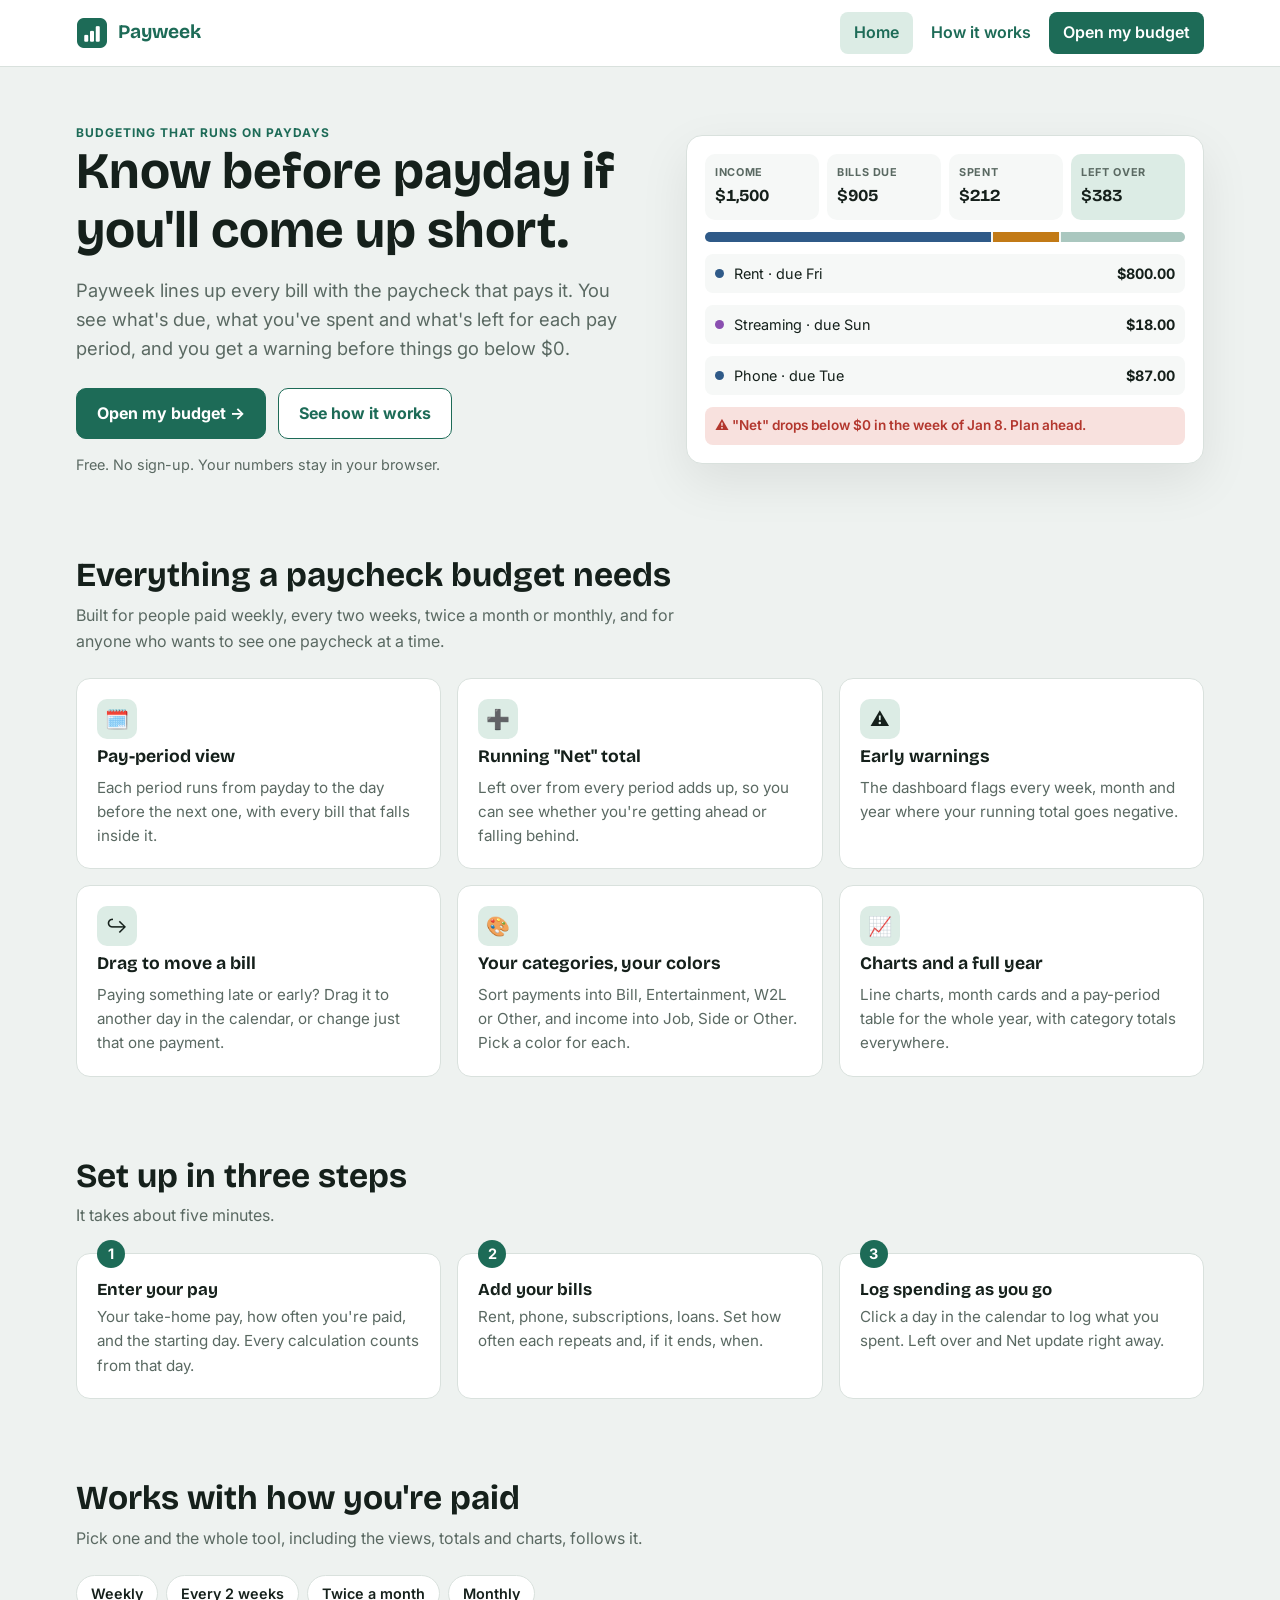
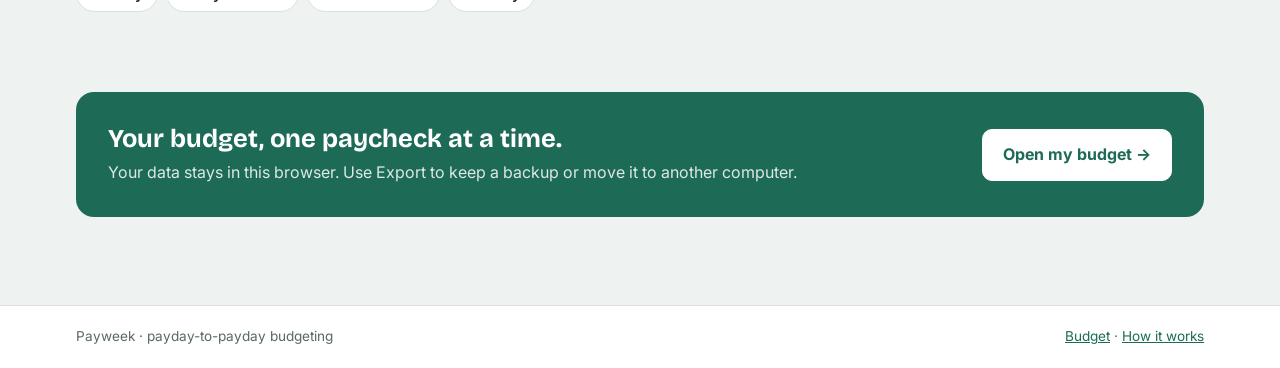
<file: index.html>
<!doctype html>
<html lang="en">
<head>
<meta charset="utf-8">
<meta name="viewport" content="width=device-width, initial-scale=1">
<title>Payweek: payday-to-payday budgeting</title>
<meta name="description" content="Payweek shows what's due, what's spent and what's left between paydays, and warns you before you come up short.">
<script>try { var t = localStorage.getItem('payweek.theme') || 'light'; if (t !== 'auto') document.documentElement.setAttribute('data-theme', t); } catch (e) { document.documentElement.setAttribute('data-theme', 'light'); }</script>
<link rel="icon" href="icon.png">
<link rel="preconnect" href="https://fonts.googleapis.com">
<link rel="stylesheet" href="https://fonts.googleapis.com/css2?family=Bricolage+Grotesque:opsz,wght@12..96,500;12..96,700&family=Inter:wght@400;500;600;700&display=swap">
<link rel="stylesheet" href="site.css">
</head>
<body class="site">
<header class="sitenav"><div class="sitenav-in">
  <a class="site-logo" href="index.html"><img src="icon.png" alt="">Payweek</a>
  <nav class="sitelinks" aria-label="Site">
    <a href="index.html" aria-current="page">Home</a>
    <a href="#how">How it works</a>
    <a href="app.html" class="cta">Open my budget</a>
  </nav>
</div></header>

<main class="page">
  <section class="hero">
    <div>
      <p class="eyebrow">Budgeting that runs on paydays</p>
      <h1>Know before payday if you'll come up short.</h1>
      <p class="lead">Payweek lines up every bill with the paycheck that pays it. You see what's due, what you've spent and what's left for each pay period, and you get a warning before things go below $0.</p>
      <div class="actions">
        <a class="btn primary" href="app.html">Open my budget →</a>
        <a class="btn ghost" href="#how">See how it works</a>
      </div>
      <p class="muted" style="margin-top:14px;font-size:.9rem">Free. No sign-up. Your numbers stay in your browser.</p>
    </div>
    <div class="mock" aria-label="Example of the Payweek dashboard">
      <div class="row">
        <div class="tile"><span>Income</span><b>$1,500</b></div>
        <div class="tile"><span>Bills due</span><b>$905</b></div>
        <div class="tile"><span>Spent</span><b>$212</b></div>
        <div class="tile left"><span>Left over</span><b>$383</b></div>
      </div>
      <div class="bar"><i style="width:60%;background:var(--bills)"></i><i style="width:14%;background:#c27a16"></i><i style="width:26%;background:var(--accent);opacity:.35"></i></div>
      <div class="item"><i class="dot" style="background:#2f5a88"></i>Rent · due Fri<b>$800.00</b></div>
      <div class="item"><i class="dot" style="background:#8a4fb0"></i>Streaming · due Sun<b>$18.00</b></div>
      <div class="item"><i class="dot" style="background:#2f5a88"></i>Phone · due Tue<b>$87.00</b></div>
      <div class="warn">⚠ "Net" drops below $0 in the week of Jan 8. Plan ahead.</div>
    </div>
  </section>

  <section class="section">
    <h2>Everything a paycheck budget needs</h2>
    <p class="sub">Built for people paid weekly, every two weeks, twice a month or monthly, and for anyone who wants to see one paycheck at a time.</p>
    <div class="features">
      <div class="feature"><div class="ico">🗓️</div><h3>Pay-period view</h3><p>Each period runs from payday to the day before the next one, with every bill that falls inside it.</p></div>
      <div class="feature"><div class="ico">➕</div><h3>Running "Net" total</h3><p>Left over from every period adds up, so you can see whether you're getting ahead or falling behind.</p></div>
      <div class="feature"><div class="ico">⚠️</div><h3>Early warnings</h3><p>The dashboard flags every week, month and year where your running total goes negative.</p></div>
      <div class="feature"><div class="ico">↪️</div><h3>Drag to move a bill</h3><p>Paying something late or early? Drag it to another day in the calendar, or change just that one payment.</p></div>
      <div class="feature"><div class="ico">🎨</div><h3>Your categories, your colors</h3><p>Sort payments into Bill, Entertainment, W2L or Other, and income into Job, Side or Other. Pick a color for each.</p></div>
      <div class="feature"><div class="ico">📈</div><h3>Charts and a full year</h3><p>Line charts, month cards and a pay-period table for the whole year, with category totals everywhere.</p></div>
    </div>
  </section>

  <section class="section" id="how">
    <h2>Set up in three steps</h2>
    <p class="sub">It takes about five minutes.</p>
    <div class="steps">
      <div class="step"><h3>Enter your pay</h3><p>Your take-home pay, how often you're paid, and the starting day. Every calculation counts from that day.</p></div>
      <div class="step"><h3>Add your bills</h3><p>Rent, phone, subscriptions, loans. Set how often each repeats and, if it ends, when.</p></div>
      <div class="step"><h3>Log spending as you go</h3><p>Click a day in the calendar to log what you spent. Left over and Net update right away.</p></div>
    </div>
  </section>

  <section class="section">
    <h2>Works with how you're paid</h2>
    <p class="sub">Pick one and the whole tool, including the views, totals and charts, follows it.</p>
    <div class="chips"><span>Weekly</span><span>Every 2 weeks</span><span>Twice a month</span><span>Monthly</span></div>
  </section>

  <section class="section">
    <div class="band">
      <div><h2>Your budget, one paycheck at a time.</h2><p style="opacity:.85;margin-top:6px">Your data stays in this browser. Use Export to keep a backup or move it to another computer.</p></div>
      <a class="btn" href="app.html">Open my budget →</a>
    </div>
  </section>
</main>

<footer class="sitefoot"><div class="sitefoot-in">
  <span>Payweek · payday-to-payday budgeting</span>
  <span><a href="app.html">Budget</a> · <a href="#how">How it works</a></span>
</div></footer>
</body>
</html>
</file>
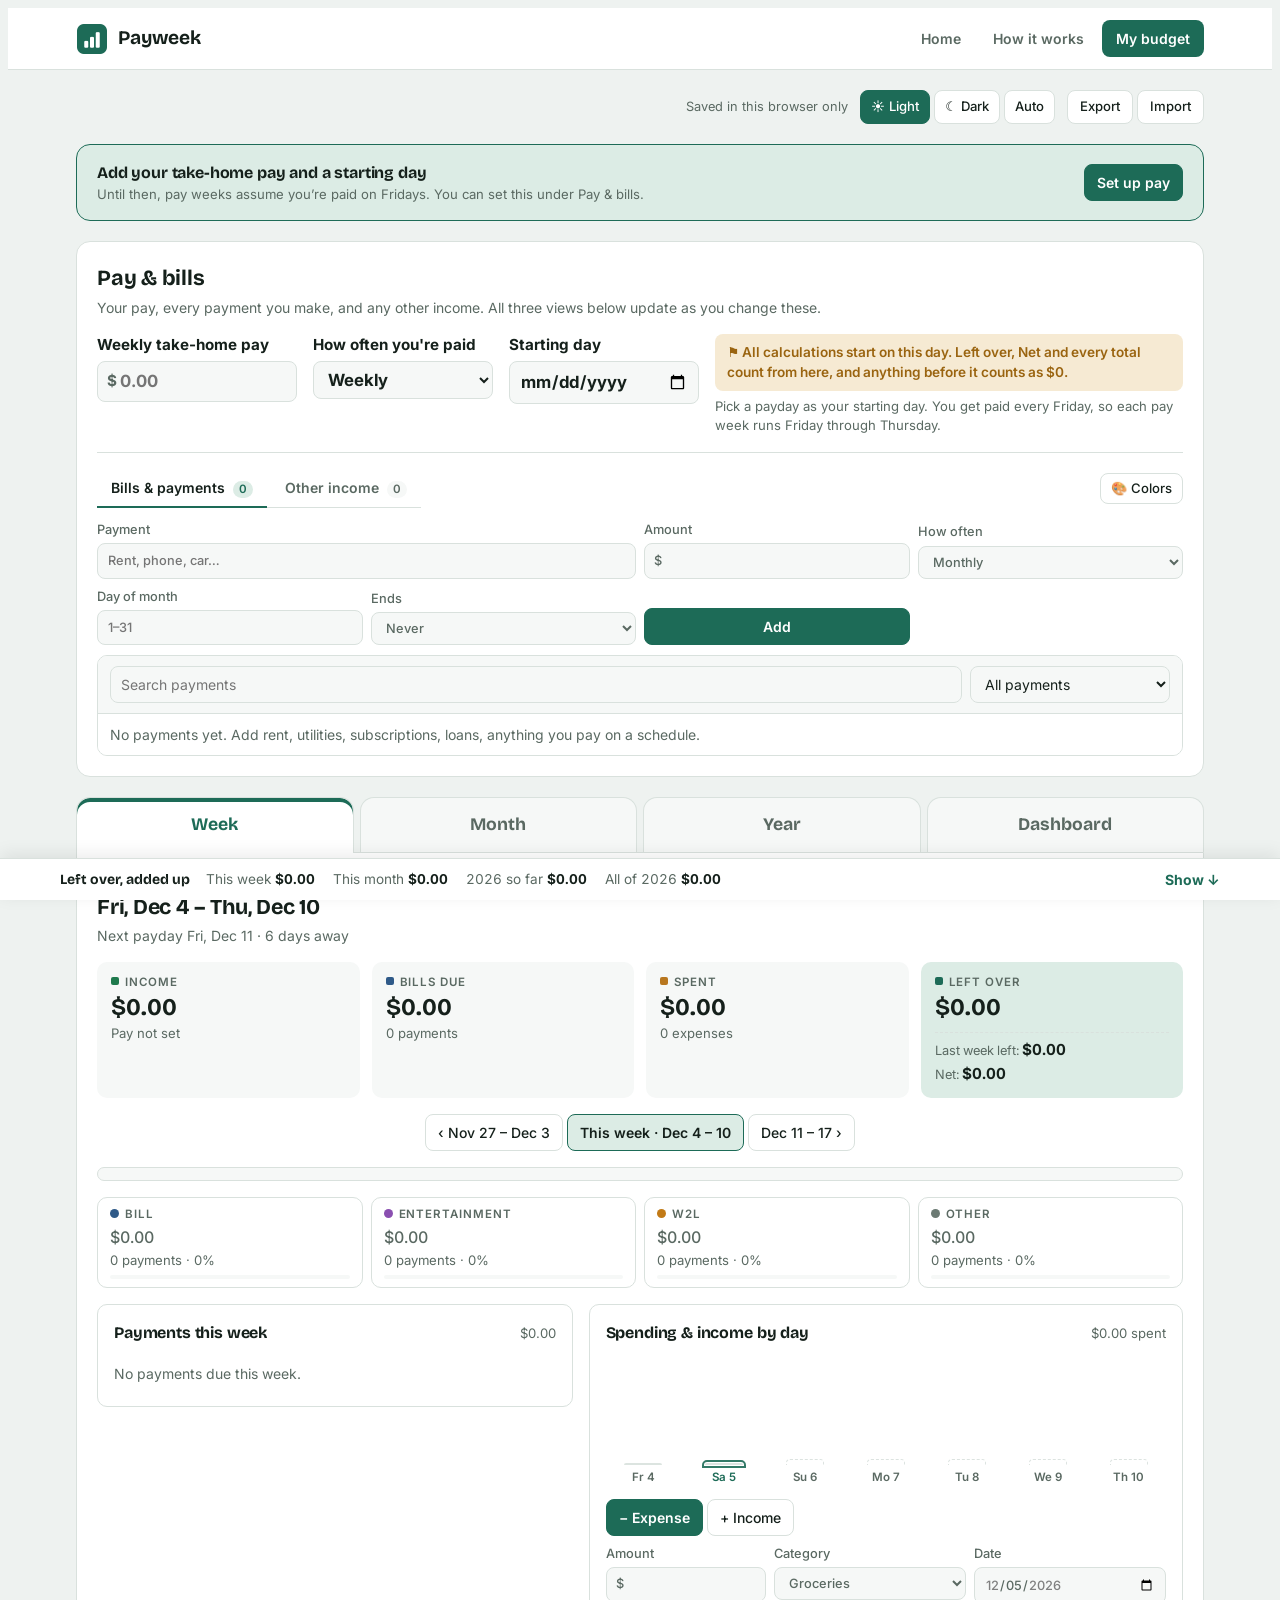
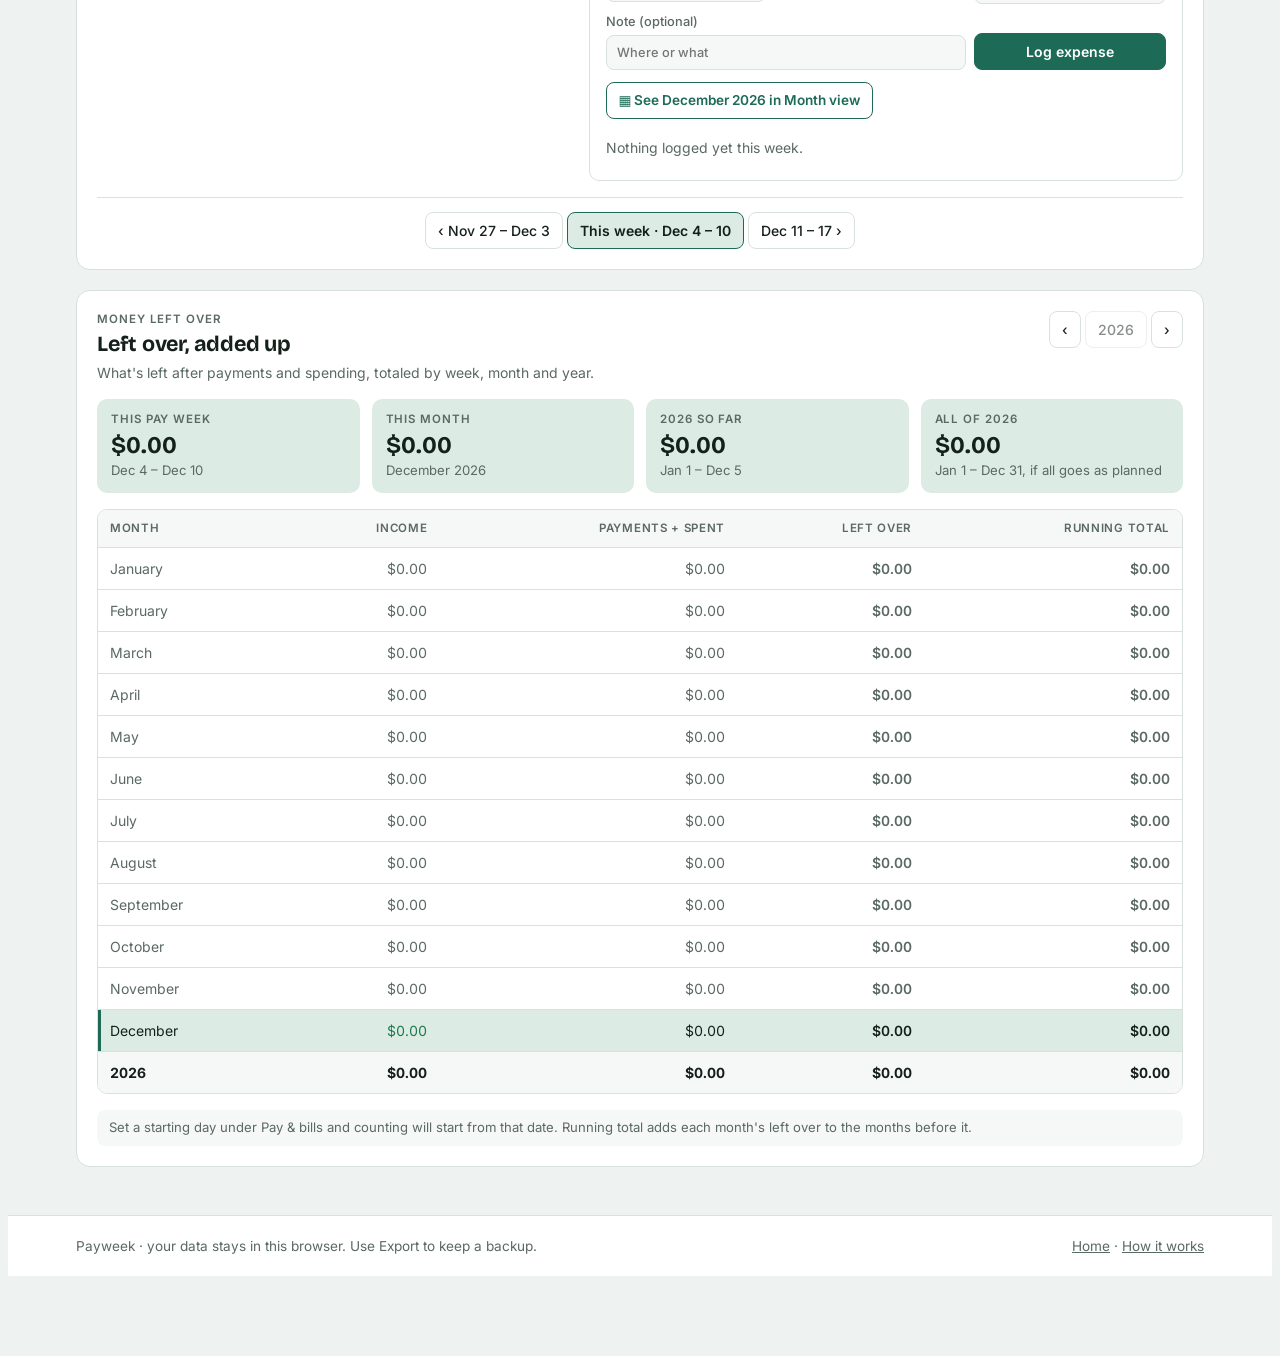
<file: app.html>
<!doctype html>
<html lang="en">
<head>
<meta charset="utf-8">
<meta name="viewport" content="width=device-width, initial-scale=1">
<meta name="description" content="Your Payweek budget: what's due, what's spent and what's left between paydays.">
<link rel="icon" href="icon.png">
<link rel="stylesheet" href="site.css">
<title>Payweek Budget</title>
<script>
/* Theme before first paint: light unless the viewer picked Dark or Auto (follow the system). */
try { var pwTheme = localStorage.getItem('payweek.theme') || 'light'; if (pwTheme !== 'auto') document.documentElement.setAttribute('data-theme', pwTheme); }
catch (e) { document.documentElement.setAttribute('data-theme', 'light'); }
</script>
<link rel="preconnect" href="https://fonts.googleapis.com">
<link rel="stylesheet" href="https://fonts.googleapis.com/css2?family=Bricolage+Grotesque:opsz,wght@12..96,500;12..96,700&family=Inter:wght@400;500;600&display=swap">
<style>
/* Layout: header, Pay & bills panel (pay, bills, other income, then view tabs), then the active view. Month calendar rows line up with pay weeks. */
:root {
  --bg: #eef2f0; --surface: #ffffff; --surface-2: #f6f8f7; --ink: #15201b; --muted: #5a6962; --line: #d9e1dd;
  --accent: #1d6b57; --accent-ink: #ffffff; --accent-soft: #dcece5;
  --bills: #2f5a88; --bills-soft: #e1e9f3; --spent: #b8771f; --pos: #1f7a4d; --neg: #b3372e; --warn: #9a6410;
  --pos-soft: #dff1e6; --neg-soft: #f8e1de; --warn-soft: #f6ead3;
  --display: "Bricolage Grotesque", "Segoe UI", system-ui, sans-serif;
  --body: "Inter", "Segoe UI", system-ui, -apple-system, sans-serif;
  --r: 10px;
}
@media (prefers-color-scheme: dark) { :root:not([data-theme="light"]) {
  --bg: #0f1412; --surface: #171e1b; --surface-2: #1c2521; --ink: #e5ece8; --muted: #93a39b; --line: #2a3530;
  --accent: #5cc3a3; --accent-ink: #0d1a15; --accent-soft: #1b3029;
  --bills: #8db2dc; --bills-soft: #1d2a3a; --spent: #e2ab58; --pos: #63cf91; --neg: #f07c71; --warn: #e2ab58;
  --pos-soft: #183427; --neg-soft: #3a1f1c; --warn-soft: #362a16; color-scheme: dark } }
:root[data-theme="dark"] {
  --bg: #0f1412; --surface: #171e1b; --surface-2: #1c2521; --ink: #e5ece8; --muted: #93a39b; --line: #2a3530;
  --accent: #5cc3a3; --accent-ink: #0d1a15; --accent-soft: #1b3029;
  --bills: #8db2dc; --bills-soft: #1d2a3a; --spent: #e2ab58; --pos: #63cf91; --neg: #f07c71; --warn: #e2ab58;
  --pos-soft: #183427; --neg-soft: #3a1f1c; --warn-soft: #362a16; color-scheme: dark }
:root[data-theme="light"] { color-scheme: light; }
.seg.theme button { font-size: 0.82rem; padding: 6px 10px; }
.seg.theme button[aria-pressed="true"] { background: var(--accent); color: var(--accent-ink); border-color: var(--accent); }

* { box-sizing: border-box; }
/* "hidden" must always win: layout rules like .block { display:flex } would otherwise keep a hidden panel on screen */
[hidden] { display: none !important; }
body { background: var(--bg); color: var(--ink); font-family: var(--body); font-size: 14px; line-height: 1.5;
  padding-left: max(16px, env(safe-area-inset-left, 0px)); padding-right: max(16px, env(safe-area-inset-right, 0px)); padding-block: 24px 56px; }
.wrap { max-width: 1160px; margin: 0 auto; display: flex; flex-direction: column; gap: 20px; }
h1, h2, h3 { font-family: var(--display); margin: 0; text-wrap: balance; letter-spacing: -0.01em; }
h1 { font-size: 1.6rem; font-weight: 700; }
h2 { font-size: 1.35rem; font-weight: 700; }
h3 { font-size: 1rem; font-weight: 700; }
p { margin: 0; }
.num, td, .stat b { font-variant-numeric: tabular-nums; }
.eyebrow { font-size: 0.72rem; text-transform: uppercase; letter-spacing: 0.08em; color: var(--muted); font-weight: 600; }
.muted { color: var(--muted); }
.small { font-size: 0.82rem; }

header.top { display: flex; align-items: flex-end; justify-content: space-between; gap: 12px; flex-wrap: wrap; }
.brand { display: flex; align-items: center; gap: 10px; }
.mark { width: 34px; height: 34px; border-radius: 9px; background: var(--accent); color: var(--accent-ink); display: grid; place-items: center; font-family: var(--display); font-weight: 700; font-size: 1.05rem; }
.savestate { font-size: 0.8rem; color: var(--muted); }
.topright { display: flex; align-items: center; gap: 12px; flex-wrap: wrap; justify-content: flex-end; }
.dashbtn { text-decoration: none; font-weight: 700; color: var(--accent-ink); background: var(--accent); border: 1px solid var(--accent); border-radius: 10px; padding: 9px 16px; white-space: nowrap; }
.dashbtn:hover { filter: brightness(1.07); }
.dashbtn[aria-current="page"] { background: var(--surface); color: var(--accent); }
.dashbtn:focus-visible { outline: 2px solid var(--accent); outline-offset: 2px; }
/* dashboard */
.dgrid { display: grid; grid-template-columns: minmax(0, 1fr) minmax(0, 1fr); gap: 16px; }
.dgrid .full { grid-column: 1 / -1; }
.dtable { min-width: 480px; }
.dscroll { max-height: 340px; overflow: auto; }
.dscroll thead th { position: sticky; top: 0; z-index: 1; }
.alerts { border: 1px solid var(--neg); background: var(--neg-soft); border-radius: var(--r); padding: 16px; display: flex; flex-direction: column; gap: 10px; }
.alerts.ok { border-color: var(--accent); background: var(--accent-soft); }
.alerts h3 { display: flex; align-items: center; gap: 8px; }
.flaglist { display: flex; flex-wrap: wrap; gap: 6px; }
.flag { border: 1px solid var(--neg); background: var(--surface); color: var(--neg); border-radius: 8px; padding: 5px 10px; font-size: 0.82rem; font-weight: 600; text-align: left; font-variant-numeric: tabular-nums; }
.flag:hover { background: var(--neg-soft); }
.flag span { color: var(--muted); font-weight: 500; }
td .neg, td.neg { color: var(--neg); font-weight: 600; }
@media (max-width: 900px) { .dgrid { grid-template-columns: minmax(0, 1fr); } }
.chart { position: relative; height: 240px; min-width: 0; }
.chart svg { display: block; overflow: visible; }
.chart .ctick { font-size: 11px; fill: var(--muted); font-variant-numeric: tabular-nums; }
.ctip { position: absolute; pointer-events: none; background: var(--surface); border: 1px solid var(--line); border-radius: 10px; box-shadow: 0 6px 20px rgba(0,0,0,.15); padding: 8px 10px; font-size: 0.8rem; display: flex; flex-direction: column; gap: 3px; min-width: 170px; z-index: 2; }
.ctip span { display: flex; align-items: center; gap: 6px; }
.ctip span b { margin-left: auto; font-variant-numeric: tabular-nums; }
.ctip i, .clegend i { width: 10px; height: 3px; border-radius: 2px; display: inline-block; }
.ctip b.neg { color: var(--neg); }
.clegend { display: flex; gap: 12px; flex-wrap: wrap; font-size: 0.8rem; color: var(--muted); }
.clegend span { display: inline-flex; align-items: center; gap: 6px; }

/* Week / Month / Year tabs: full width, the active one joins the view panel below */
html { scroll-padding-top: 72px; }
/* compact "Left over, added up" bar pinned to the bottom until the full section is on screen */
.lbar { position: fixed; left: 0; right: 0; bottom: 0; z-index: 19; border: 0; border-top: 1px solid var(--line); border-radius: 0; background: var(--surface); box-shadow: 0 -4px 18px rgba(0,0,0,.08); padding: 10px 16px; text-align: left; font-weight: 400; }
.lbar[hidden] { display: none; }
.lbar:hover { background: var(--surface-2); }
.lbar-inner { max-width: 1160px; margin: 0 auto; display: flex; align-items: center; gap: 16px; }
.lbar-title { font-family: var(--display); white-space: nowrap; }
.lbar-vals { display: flex; gap: 6px 18px; flex-wrap: wrap; flex: 1; font-size: 0.85rem; color: var(--muted); font-variant-numeric: tabular-nums; }
.lbar-vals b { color: var(--ink); }
.lbar-vals b.neg { color: var(--neg); }
.lbar-open { font-weight: 700; color: var(--accent); white-space: nowrap; }
body.lbar-on { padding-bottom: 72px; }
.toast { bottom: 20px; }
body.lbar-on .toast { bottom: 76px; }
@media (max-width: 760px) { .lbar-inner { flex-wrap: wrap; gap: 4px 12px; } .lbar-vals { order: 3; flex-basis: 100%; } body.lbar-on { padding-bottom: 96px; } body.lbar-on .toast { bottom: 100px; } }
.viewbox { display: flex; flex-direction: column; min-width: 0; }
nav.tabs { display: grid; grid-template-columns: repeat(4, minmax(0, 1fr)); gap: 6px; }
nav.tabs a { position: relative; text-align: center; text-decoration: none; font-family: var(--display); font-size: 1.1rem; font-weight: 700; color: var(--muted);
  padding: 14px 8px; background: var(--surface-2); border: 1px solid var(--line); border-bottom: 0; border-radius: 14px 14px 0 0; margin-bottom: 0; }
nav.tabs a:hover { color: var(--ink); background: var(--surface); }
nav.tabs a[aria-current="page"] { background: var(--surface); color: var(--accent); box-shadow: inset 0 4px 0 var(--accent); margin-bottom: -1px; padding-bottom: 15px; z-index: 1; }
nav.tabs a:focus-visible { outline: 2px solid var(--accent); outline-offset: -3px; }
.viewbox > #view { border-top-left-radius: 0; border-top-right-radius: 0; }

/* compact Pay & bills bar shown once the full section scrolls away */
.qbar { position: fixed; top: 0; left: 0; right: 0; z-index: 20; background: var(--surface); border-bottom: 1px solid var(--line); box-shadow: 0 4px 18px rgba(0,0,0,.08); padding: 8px 16px; }
.qbar[hidden] { display: none; }
.qinner { max-width: 1160px; margin: 0 auto; display: flex; gap: 12px; align-items: center; }
.qhead { display: flex; gap: 8px; align-items: center; justify-content: space-between; flex-shrink: 0; }
.qtitle { border: 0; background: transparent; padding: 4px 6px; text-align: left; white-space: nowrap; }
.qtoggle { display: none; }
.qform { display: grid; grid-template-columns: auto minmax(120px, 1.4fr) minmax(90px, .8fr) minmax(110px, 1fr) minmax(130px, 1fr) auto; gap: 8px; align-items: center; flex: 1; min-width: 0; }
.qform input, .qform select { min-width: 0; width: 100%; }
@media (max-width: 900px) {
  .qinner { flex-direction: column; align-items: stretch; gap: 8px; }
  .qtoggle { display: inline-block; }
  .qbar:not(.open) .qform { display: none; }
  .qform { grid-template-columns: 1fr 1fr; }
  .qform .qkind, .qform #qName { grid-column: 1 / -1; }
  .qform .qkind { justify-self: start; }
}

.panel { background: var(--surface); border: 1px solid var(--line); border-radius: 14px; padding: 20px; display: flex; flex-direction: column; gap: 16px; min-width: 0; }
.panel-head { display: flex; justify-content: space-between; align-items: flex-start; gap: 12px; flex-wrap: wrap; }
.sub { color: var(--muted); margin-top: 2px; }

button, input, select { font: inherit; color: inherit; }
button { cursor: pointer; border: 1px solid var(--line); background: var(--surface); border-radius: 8px; padding: 7px 12px; font-weight: 500; }
button:hover { background: var(--surface-2); }
button:disabled { opacity: .5; cursor: default; }
button.primary { background: var(--accent); color: var(--accent-ink); border-color: var(--accent); font-weight: 600; }
button.primary:hover { filter: brightness(1.07); }
button.ghost { border-color: transparent; background: transparent; color: var(--muted); padding: 4px 8px; }
button.ghost:hover { color: var(--ink); background: var(--surface-2); }
button:focus-visible, input:focus-visible, select:focus-visible, [tabindex]:focus-visible { outline: 2px solid var(--accent); outline-offset: 2px; }
.seg { display: inline-flex; gap: 4px; }
input, select { background: var(--surface-2); border: 1px solid var(--line); border-radius: 8px; padding: 7px 10px; min-width: 0; width: 100%; }
label.field { display: flex; flex-direction: column; gap: 4px; font-size: 0.8rem; color: var(--muted); font-weight: 500; min-width: 0; }
.money-in { position: relative; }
.money-in span { position: absolute; left: 10px; top: 50%; transform: translateY(-50%); color: var(--muted); pointer-events: none; }
.money-in input { padding-left: 22px; }

.setup { background: var(--accent-soft); border: 1px solid var(--accent); border-radius: 14px; padding: 16px 20px; display: flex; gap: 16px; align-items: center; justify-content: space-between; flex-wrap: wrap; }

.stats { display: grid; grid-template-columns: repeat(4, minmax(0, 1fr)); gap: 12px; }
.stat { background: var(--surface-2); border-radius: var(--r); padding: 12px 14px; display: flex; flex-direction: column; gap: 2px; min-width: 0; }
.stat b { font-family: var(--display); font-size: 1.5rem; font-weight: 700; line-height: 1.2; }
.stat.left { background: var(--accent-soft); }
.stat.left.neg { background: var(--neg-soft); }
.stat.left.neg b { color: var(--neg); }
.dot { display: inline-block; width: 8px; height: 8px; border-radius: 2px; margin-right: 6px; vertical-align: 1px; }

.meter { height: 14px; border-radius: 7px; background: var(--surface-2); border: 1px solid var(--line); display: flex; overflow: hidden; }
.meter > i { display: block; height: 100%; }

.grid2 { display: grid; grid-template-columns: minmax(0, 1fr) minmax(0, 1.25fr); gap: 16px; align-items: start; }
.card { border: 1px solid var(--line); border-radius: var(--r); padding: 16px; display: flex; flex-direction: column; gap: 12px; min-width: 0; }
.card-head { display: flex; justify-content: space-between; align-items: baseline; gap: 8px; }

.billrow { display: grid; grid-template-columns: auto minmax(0, 1fr) auto; gap: 10px; align-items: center; padding: 8px 0; border-top: 1px solid var(--line); }
.billrow:first-child { border-top: 0; }
.billrow .name { font-weight: 600; overflow-wrap: anywhere; }
.billrow.paid .name { text-decoration: line-through; color: var(--muted); }
.billrow input[type=checkbox] { width: 18px; height: 18px; accent-color: var(--accent); }
.chip { display: inline-block; font-size: 0.72rem; font-weight: 600; padding: 1px 8px; border-radius: 999px; background: var(--surface-2); color: var(--muted); white-space: nowrap; }
.chip.paid { background: var(--pos-soft); color: var(--pos); }
.chip.over { background: var(--neg-soft); color: var(--neg); }
.chip.today { background: var(--warn-soft); color: var(--warn); }
.empty { color: var(--muted); padding: 6px 0; }

.days { display: grid; grid-template-columns: repeat(7, minmax(0, 1fr)); gap: 6px; align-items: end; height: 130px; }
.day { display: flex; flex-direction: column; align-items: center; justify-content: flex-end; gap: 4px; height: 100%; min-width: 0; }
.day .bar { width: 100%; max-width: 38px; background: var(--spent); border-radius: 4px 4px 0 0; min-height: 2px; opacity: 0.9; }
.day .bar.zero { background: var(--line); }
.day .amt { font-size: 0.7rem; color: var(--muted); white-space: nowrap; }
.day .lbl { font-size: 0.72rem; color: var(--muted); font-weight: 600; }
.day.is-today .lbl { color: var(--accent); }
.day.is-today .bar { outline: 2px solid var(--accent); outline-offset: 1px; }
.day.future .bar.zero { background: transparent; border: 1px dashed var(--line); border-bottom: 0; min-height: 6px; }

.miniform { display: grid; grid-template-columns: 1fr 1.2fr 1.2fr; gap: 8px; }
.miniform .wide { grid-column: 1 / 3; }
.miniform button { align-self: end; }
.exprow { display: grid; grid-template-columns: 64px minmax(0, 1fr) auto auto; gap: 10px; align-items: center; padding: 6px 0; border-top: 1px solid var(--line); font-size: 0.88rem; }
.exprow .what { overflow-wrap: anywhere; }

/* pay & bills */
.settings { display: grid; grid-template-columns: minmax(0, 1fr); gap: 24px; }
label.field.big select { font-weight: 700; font-size: 1.05rem; }
.paytop { display: grid; grid-template-columns: minmax(0, 200px) minmax(0, 180px) minmax(0, 190px) minmax(0, 1fr); gap: 16px; align-items: start; padding-bottom: 16px; border-bottom: 1px solid var(--line); }
label.field.big { font-size: 0.95rem; font-weight: 700; color: var(--ink); }
label.field.big input { font-weight: 700; font-size: 1.05rem; }
.startnote { display: flex; flex-direction: column; gap: 6px; align-self: end; }
.startalert { background: var(--warn-soft); color: var(--warn); border-radius: 8px; padding: 8px 12px; font-size: 0.85rem; font-weight: 600; }
@media (max-width: 760px) { .paytop { grid-template-columns: 1fr 1fr; } .startnote { grid-column: 1 / -1; } }
.settings .col { display: flex; flex-direction: column; gap: 12px; min-width: 0; }
.block { display: flex; flex-direction: column; gap: 10px; min-width: 0; }
.block + .block { border-top: 1px solid var(--line); padding-top: 16px; }
.itemform { display: grid; grid-template-columns: repeat(4, minmax(0, 1fr)); gap: 8px; align-items: end; }
.itemform .span2 { grid-column: span 2; }
.itemform .actions { display: flex; gap: 6px; }
.itemform .actions button { flex: 1; }
.itemlist { display: flex; flex-direction: column; max-height: 300px; overflow-y: auto; border: 1px solid var(--line); border-radius: var(--r); padding: 0 12px; background: var(--surface); scrollbar-gutter: stable; }
.itemlist .item:first-child { border-top: 0; }
.itemlist .empty { padding: 10px 0; }
.subtabs { display: flex; gap: 4px; border-bottom: 1px solid var(--line); flex-wrap: wrap; }
.subtabs button { border: 0; border-radius: 8px 8px 0 0; background: transparent; padding: 8px 14px; font-weight: 600; color: var(--muted); border-bottom: 2px solid transparent; margin-bottom: -1px; }
.subtabs button:hover { background: var(--surface-2); color: var(--ink); }
.subtabs button[aria-selected="true"] { color: var(--ink); border-bottom-color: var(--accent); }
.subtabs .count { display: inline-block; min-width: 20px; padding: 0 6px; border-radius: 999px; background: var(--surface-2); color: var(--muted); font-size: 0.72rem; text-align: center; margin-left: 4px; }
.subtabs button[aria-selected="true"] .count { background: var(--accent-soft); color: var(--accent); }
.listtools { display: grid; grid-template-columns: minmax(0, 1fr) minmax(0, 200px); gap: 8px; }
/* search + filter, the count line and the scrolling list sit together in one box */
.seg.logkind { grid-column: 1 / -1; justify-self: start; }
.seg.logkind button[aria-pressed="true"] { background: var(--accent); color: var(--accent-ink); border-color: var(--accent); font-weight: 600; }
.seg.logkind button[data-logkind="income"][aria-pressed="true"] { background: var(--pos); border-color: var(--pos); color: var(--surface); }
.listbox { border: 1px solid var(--line); border-radius: var(--r); background: var(--surface); overflow: hidden; }
.listbox .listtools { padding: 10px 12px; background: var(--surface-2); border-bottom: 1px solid var(--line); }
.listbox .listhead { padding: 6px 12px 0; }
.listbox .listhead:has(span:empty) { display: none; }
.listbox .itemlist { border: 0; border-radius: 0; }
.listhead { display: flex; justify-content: space-between; align-items: baseline; gap: 8px; font-size: 0.8rem; color: var(--muted); }
.catstrip { display: grid; grid-template-columns: repeat(4, minmax(0, 1fr)); gap: 8px; }
.catbox { border: 1px solid var(--line); border-radius: var(--r); padding: 8px 12px; display: flex; flex-direction: column; gap: 2px; min-width: 0; }
.catbox b { font-variant-numeric: tabular-nums; font-size: 1rem; }
.catbox .share { height: 4px; border-radius: 2px; background: var(--surface-2); overflow: hidden; margin-top: 2px; }
.catbox .share i { display: block; height: 100%; background: var(--bills); }
.catbox.zero b { color: var(--muted); font-weight: 500; }
.item { display: grid; grid-template-columns: minmax(0, 1fr) auto auto; gap: 10px; align-items: center; padding: 8px 0; border-top: 1px solid var(--line); }
.item .name { font-weight: 600; overflow-wrap: anywhere; }
.item.ended .name, .item.ended .num { color: var(--muted); }
.item .num.inc { color: var(--pos); }
.item.has-cats { grid-template-columns: minmax(0, 1fr) auto auto auto; }
.cats { display: inline-flex; gap: 2px; padding: 2px; background: var(--surface-2); border: 1px solid var(--line); border-radius: 8px; }
.cats button { border: 0; background: transparent; padding: 3px 9px; font-size: 0.76rem; font-weight: 600; color: var(--muted); border-radius: 6px; }
.cats button:hover { background: var(--surface); color: var(--ink); }
.cats button[aria-pressed="true"] { background: var(--bills); color: var(--surface); }
.cats.inc button[aria-pressed="true"] { background: var(--pos); color: var(--surface); }
.carry { margin-top: 6px; padding-top: 6px; border-top: 1px dashed var(--line); display: flex; flex-direction: column; gap: 1px; font-size: 0.8rem; color: var(--muted); font-variant-numeric: tabular-nums; }
.carry strong { color: var(--ink); font-size: 0.95rem; font-weight: 700; }
.carry .neg, .carry strong.neg { color: var(--neg); }
@media (max-width: 760px) {
  .item.has-cats { grid-template-columns: minmax(0, 1fr) auto auto; }
  .item.has-cats .cats { grid-column: 1 / -1; order: 5; justify-self: start; flex-wrap: wrap; }
}

/* tables */
.tablewrap { overflow-x: auto; border: 1px solid var(--line); border-radius: var(--r); }
table { border-collapse: collapse; width: 100%; min-width: 860px; }
th { text-align: left; font-size: 0.72rem; text-transform: uppercase; letter-spacing: 0.06em; color: var(--muted); font-weight: 600; padding: 10px 12px; background: var(--surface-2); border-bottom: 1px solid var(--line); }
td { padding: 10px 12px; border-bottom: 1px solid var(--line); vertical-align: top; }
th.r, td.r { text-align: right; white-space: nowrap; }
tbody tr { cursor: pointer; }
tbody tr:hover td { background: var(--surface-2); }
tr.past td { color: var(--muted); }
tr.mrow td { background: var(--surface-2); font-weight: 600; border-top: 2px solid var(--line); color: var(--ink); }
tr.mrow td .mlink { font-family: var(--display); font-size: 1rem; color: var(--accent); }
tr.mrow:hover td { background: color-mix(in srgb, var(--accent) 10%, var(--surface-2)); }
tr.mrow.now td:first-child { box-shadow: inset 3px 0 0 var(--accent); }
tr.mrow td.neg { color: var(--neg); }
tr.current td { background: var(--accent-soft); }
tr.current td:first-child { box-shadow: inset 3px 0 0 var(--accent); }
td.wk, td.dates { white-space: nowrap; }
td.wk { font-weight: 600; }
.pays { display: flex; flex-wrap: wrap; gap: 4px 6px; }
.pay { font-size: 0.8rem; background: var(--surface-2); border: 1px solid var(--line); border-radius: 6px; padding: 1px 7px; white-space: nowrap; }
.pay.done { color: var(--muted); text-decoration: line-through; }
.pay em { font-style: normal; color: var(--muted); }
td.inc { color: var(--pos); }
td.neg { color: var(--neg); font-weight: 600; }
td.left { font-weight: 600; }
tfoot td { font-weight: 700; background: var(--surface-2); border-bottom: 0; }
table.lefttable { min-width: 560px; }
.yearsum { display: flex; gap: 24px; flex-wrap: wrap; }
.yearsum div { display: flex; flex-direction: column; }
.yearsum b { font-family: var(--display); font-size: 1.15rem; font-variant-numeric: tabular-nums; }
.note-bar { font-size: 0.82rem; color: var(--muted); background: var(--surface-2); border-radius: 8px; padding: 8px 12px; }

.months { display: grid; grid-template-columns: repeat(auto-fill, minmax(232px, 1fr)); gap: 10px; }
.ycal { border: 1px solid var(--line); border-radius: var(--r); background: var(--surface); padding: 8px 8px 10px; min-width: 0; }
.ycal.now { border-color: var(--accent); box-shadow: inset 0 0 0 1px var(--accent); }
.ycal .yhead { display: flex; justify-content: space-between; align-items: baseline; gap: 6px; width: 100%; padding: 4px 6px 6px; border-radius: 8px; text-align: left; }
.ycal .yhead:hover { background: var(--surface-2); }
.ycal .yhead .mname { font-weight: 600; }
.ycal .yhead b { font-family: var(--display); font-variant-numeric: tabular-nums; font-size: 0.95rem; }
.ycal .yhead b.neg { color: var(--neg); }
.ycal .ygrid { display: grid; grid-template-columns: repeat(7, minmax(0, 1fr)); gap: 2px; }
.ycal .ywd { font-size: 0.64rem; text-transform: uppercase; letter-spacing: 0.04em; color: var(--muted); text-align: center; padding: 2px 0 4px; }
.ycal .yd { display: flex; flex-direction: column; align-items: center; justify-content: flex-start; gap: 2px; height: 34px; padding-top: 3px; border-radius: 6px; font-size: 0.78rem; font-variant-numeric: tabular-nums; }
.ycal button.yd:hover { background: var(--surface-2); }
.ycal .yd.blank { visibility: hidden; }
.ycal .yd.pre { color: var(--muted); opacity: .45; cursor: default; }
.ycal .yd.ypay { font-weight: 700; color: var(--pos); }
.ycal button.yd, .ycal button.yhead { border: 0; background: none; box-shadow: none; margin: 0; min-height: 0; color: inherit; font: inherit; cursor: pointer; }
.ycal button.yd { font-size: 0.78rem; }
.ycal button.yd.ypay { color: var(--pos); font-weight: 700; }
.ycal .yd .n { width: 20px; height: 20px; display: grid; place-items: center; border-radius: 50%; }
.ycal .yd.today .n { background: var(--accent); color: var(--accent-ink); }
.ycal .dots { display: flex; gap: 2px; height: 5px; }
.ycal .dots i { width: 5px; height: 5px; border-radius: 50%; display: block; }
.ycal .mbar { height: 4px; border-radius: 3px; background: var(--line); overflow: hidden; display: flex; margin: 8px 4px 0; }
.ycal .mbar i { display: block; height: 100%; }
.ylegend { display: flex; flex-wrap: wrap; gap: 6px 14px; font-size: 0.78rem; color: var(--muted); margin: 0 0 8px; }
.ylegend i { display: inline-block; width: 8px; height: 8px; border-radius: 50%; margin-right: 5px; vertical-align: 1px; }
.mcard { text-align: left; display: flex; flex-direction: column; gap: 2px; padding: 10px 12px; border-radius: var(--r); background: var(--surface-2); border: 1px solid var(--line); min-width: 0; }
.mcard:hover { border-color: var(--accent); background: var(--surface-2); }
.mcard.now { border-color: var(--accent); box-shadow: inset 0 0 0 1px var(--accent); }
.mcard .mname { font-weight: 600; }
.mcard b { font-family: var(--display); font-size: 1.1rem; font-variant-numeric: tabular-nums; }
.mcard b.neg { color: var(--neg); }
.mcard .mbar { height: 5px; border-radius: 3px; background: var(--line); overflow: hidden; display: flex; margin-top: 4px; }
.mcard .mbar i { display: block; height: 100%; }

.calwrap { overflow-x: auto; border: 1px solid var(--line); border-radius: var(--r); }
.cal { display: grid; grid-template-columns: repeat(7, minmax(92px, 1fr)) 140px; min-width: 820px; }
.cal .hd { font-size: 0.72rem; text-transform: uppercase; letter-spacing: 0.06em; color: var(--muted); font-weight: 600; padding: 8px; background: var(--surface-2); border-bottom: 1px solid var(--line); }
.cal .cell { min-height: 98px; padding: 6px 7px; border-bottom: 1px solid var(--line); border-right: 1px solid var(--line); display: flex; flex-direction: column; gap: 3px; cursor: pointer; min-width: 0; }
.cal .cell:hover { background: var(--surface-2); }
.cal .cell.out { background: var(--surface-2); }
.cal .cell.out .dn, .cal .cell.out .pill { opacity: .55; }
.cal .dn { font-weight: 600; font-size: 0.82rem; width: 24px; height: 24px; display: grid; place-items: center; border-radius: 50%; }
.cal .cell.today .dn { background: var(--accent); color: var(--accent-ink); }
.pill { font-size: 0.72rem; line-height: 1.35; padding: 1px 6px; border-radius: 5px; overflow: hidden; text-overflow: ellipsis; white-space: nowrap; }
.pill.bill { background: var(--bills-soft); color: var(--bills); }
/* items colored by their category: soft tint + solid left edge, text stays readable ink */
.pill.tinted { --pc: var(--bills); background: color-mix(in srgb, var(--pc) 20%, var(--surface)); color: var(--ink); box-shadow: inset 3px 0 0 var(--pc); font-weight: 500; }
.pill.tinted.edited { box-shadow: inset 3px 0 0 var(--pc), inset 0 0 0 1.5px var(--pc); }
.cdot { display: inline-block; width: 9px; height: 9px; border-radius: 50%; margin-right: 6px; vertical-align: 0; flex-shrink: 0; }
.pay.tinted { border-left: 3px solid var(--pc); }
.subtabrow { display: flex; align-items: center; gap: 8px; flex-wrap: wrap; }
.colorbtn { margin-left: auto; font-size: 0.82rem; padding: 5px 10px; }
dialog#colorDlg { border: 1px solid var(--line); border-radius: 14px; padding: 0; background: var(--surface); color: var(--ink); width: min(500px, calc(100vw - 32px)); box-shadow: 0 12px 40px rgba(0,0,0,.25); }
dialog#colorDlg::backdrop { background: rgba(0,0,0,.35); }
.colorform { display: flex; flex-direction: column; gap: 14px; padding: 20px; }
.colorgrid { display: grid; grid-template-columns: repeat(2, minmax(0, 1fr)); gap: 8px; }
.colorform { overflow-x: hidden; }
.colorrow { min-width: 0; display: flex; align-items: center; gap: 10px; border: 1px solid var(--line); border-radius: 10px; padding: 6px 10px; font-weight: 600; font-size: 0.88rem; cursor: pointer; }
.colorrow input[type=color] { width: 34px; height: 26px; border: 0; padding: 0; background: none; cursor: pointer; flex-shrink: 0; }
.colorrow .sample { margin-left: auto; font-size: 0.72rem; padding: 1px 6px; border-radius: 5px; white-space: nowrap; }
.pill.bill.done { text-decoration: line-through; }
.pill.inc { background: var(--pos-soft); color: var(--pos); font-weight: 600; }
.pill.sp { color: var(--ink); background: color-mix(in srgb, var(--spent) 18%, var(--surface)); box-shadow: inset 3px 0 0 var(--spent); }
.cal .wsum { padding: 8px 10px; border-bottom: 1px solid var(--line); background: var(--surface-2); display: flex; flex-direction: column; gap: 1px; font-size: 0.78rem; font-variant-numeric: tabular-nums; cursor: pointer; }
.cal .wsum b { font-size: 0.9rem; }
.cal .wsum b.neg { color: var(--neg); }
.cal .wsum .wcarry { display: flex; flex-direction: column; gap: 1px; margin-top: 4px; padding-top: 4px; border-top: 1px dashed var(--line); }
.cal .wsum .wcarry b { font-size: 0.82rem; }
.cal .row-current { box-shadow: inset 0 3px 0 var(--accent); }
.pill.drag { cursor: grab; flex-shrink: 0; }
.pill.drag:hover { filter: brightness(0.95); box-shadow: 0 0 0 1px currentColor; }
.pill.moved { outline: 1.5px dashed currentColor; outline-offset: -1.5px; }
.pill.dragging { opacity: .4; }
.cal .cell.over { background: var(--accent-soft); box-shadow: inset 0 0 0 2px var(--accent); }
.chip.moved { background: var(--warn-soft); color: var(--warn); }
.pay.moved em { color: var(--warn); }
.toast { position: fixed; left: 50%; bottom: 20px; transform: translate(-50%, 20px); background: var(--ink); color: var(--surface); padding: 10px 16px; border-radius: 10px; font-size: 0.88rem; font-weight: 500; box-shadow: 0 6px 24px rgba(0,0,0,.2); opacity: 0; pointer-events: none; max-width: calc(100vw - 32px); z-index: 10; transition: opacity .2s, transform .2s; }
.toast.show { opacity: 1; transform: translate(-50%, 0); }
.seg.nav { flex-wrap: wrap; justify-content: center; }
.navrow { display: flex; justify-content: center; }
.tomonth { display: flex; gap: 8px; flex-wrap: wrap; }
.tomonth button { font-size: 0.85rem; font-weight: 600; color: var(--accent); border-color: var(--accent); background: var(--surface); }
.tomonth button:hover { background: var(--accent-soft); }
.panel-head:has(> .seg.nav) { flex-direction: column; align-items: stretch; }
.panel-head > .seg.nav { align-self: center; }
.seg.nav button[disabled] { opacity: 1; background: var(--accent-soft); border-color: var(--accent); font-weight: 600; }
.viewfoot { display: flex; justify-content: center; padding-top: 4px; border-top: 1px solid var(--line); padding-top: 14px; }
.seg.backup button { font-size: 0.82rem; padding: 6px 12px; }
dialog#impDlg { border: 1px solid var(--line); border-radius: 14px; padding: 0; background: var(--surface); color: var(--ink); width: min(420px, calc(100vw - 32px)); box-shadow: 0 12px 40px rgba(0,0,0,.25); }
dialog#impDlg::backdrop { background: rgba(0,0,0,.35); }
.impform { display: flex; flex-direction: column; gap: 10px; padding: 20px; }
#occDlg [hidden] { display: none !important; }
dialog#occDlg { border: 1px solid var(--line); border-radius: 14px; padding: 0; background: var(--surface); color: var(--ink); width: min(420px, calc(100vw - 32px)); box-shadow: 0 12px 40px rgba(0,0,0,.25); }
dialog#occDlg::backdrop { background: rgba(0,0,0,.35); }
#occForm { display: flex; flex-direction: column; gap: 12px; padding: 20px; }
#occForm h3 { margin: 2px 0; }
.occrow { display: grid; grid-template-columns: 1fr 1fr; gap: 10px; }
label.check { display: flex; align-items: center; gap: 8px; font-size: 0.88rem; }
label.check input { width: 18px; height: 18px; accent-color: var(--accent); }
.occbtns { display: flex; gap: 8px; align-items: center; flex-wrap: wrap; }
.occbtns .grow { flex: 1; }
.billrow.has-edit { grid-template-columns: auto minmax(0, 1fr) auto auto; }
.billrow.skipped { opacity: .6; }
.billrow.skipped .name { text-decoration: line-through; }
.chip.edited { background: var(--accent-soft); color: var(--ink); }
.pill.edited { box-shadow: inset 0 0 0 1.5px currentColor; }
.pill.skip { background: transparent; border: 1px dashed currentColor; color: var(--muted); text-decoration: line-through; }

@media (max-width: 900px) {
  .grid2, .settings { grid-template-columns: minmax(0, 1fr); }
}
@media (max-width: 560px) {
  .stats { grid-template-columns: repeat(2, minmax(0, 1fr)); }
  .miniform, .itemform, .catstrip { grid-template-columns: 1fr 1fr; }
  .miniform .wide, .itemform .span2 { grid-column: 1 / -1; }
  .panel { padding: 16px; }
  .stat b { font-size: 1.25rem; }
  nav.tabs { gap: 4px; }
  nav.tabs a { font-size: 1rem; padding: 12px 4px; }
}
@media (prefers-reduced-motion: no-preference) { .meter > i, .day .bar { transition: width .3s ease, height .3s ease; } }
</style>
</head>
<body class="site-app">
<header class="sitenav"><div class="sitenav-in">
  <a class="site-logo" href="index.html"><img src="icon.png" alt="">Payweek</a>
  <nav class="sitelinks" aria-label="Site">
    <a href="index.html">Home</a>
    <a href="index.html#how">How it works</a>
    <a href="app.html" class="cta" aria-current="page">My budget</a>
  </nav>
</div></header>


<div class="wrap">
  <header class="top">
    <div class="brand">
      <div class="mark" aria-hidden="true">$</div>
      <div><h1>Payweek</h1><p class="muted small">Payday to payday: what's due, what's spent, what's left.</p></div>
    </div>
    <div class="topright">
      <div class="savestate" id="savestate">Loading…</div>
      <div class="seg theme" role="group" aria-label="Color theme">
        <button type="button" data-themeopt="light" aria-pressed="false" title="Light mode"><span aria-hidden="true">☀</span> Light</button>
        <button type="button" data-themeopt="dark" aria-pressed="false" title="Dark mode"><span aria-hidden="true">☾</span> Dark</button>
        <button type="button" data-themeopt="auto" aria-pressed="false" title="Follow your computer's setting">Auto</button>
      </div>
      <div class="seg backup">
        <button type="button" id="btnExport" title="Save all your data to a backup file">Export</button>
        <button type="button" id="btnImport" title="Load a backup file">Import</button>
      </div>
      <input type="file" id="importFile" accept=".json,application/json" hidden>
    </div>
  </header>

  <div id="setup"></div>

  <section class="panel" id="settings" aria-label="Pay and bills">
    <div class="panel-head">
      <div><h2>Pay &amp; bills</h2><p class="sub">Your pay, every payment you make, and any other income. All three views below update as you change these.</p></div>
    </div>
    <div class="paytop">
      <label class="field big"><span id="payLbl">Take-home pay per paycheck</span>
        <div class="money-in"><span>$</span><input id="pay" type="number" inputmode="decimal" min="0" step="0.01" placeholder="0.00"></div>
      </label>
      <label class="field big">How often you're paid
        <select id="payFreq">
          <option value="weekly">Weekly</option>
          <option value="biweekly">Every 2 weeks</option>
          <option value="semimonthly">Twice a month</option>
          <option value="monthly">Monthly</option>
        </select>
      </label>
      <label class="field big">Starting day
        <input id="payday" type="date" aria-describedby="startAlert paydayHint">
      </label>
      <div class="startnote">
        <p class="startalert" id="startAlert"><span aria-hidden="true">⚑</span> All calculations start on this day. Left over, Net and every total count from here, and anything before it counts as $0.</p>
        <p class="muted small" id="paydayHint">Each pay week runs from payday through the day before your next payday.</p>
      </div>
    </div>
    <div class="settings">
      <div class="col">
        <div class="subtabrow">
        <div class="subtabs" role="tablist" aria-label="Payments or income">
          <button type="button" role="tab" id="st-bills" aria-controls="pane-bills" aria-selected="true" data-act="subtab" data-tab="bills">Bills &amp; payments <span class="count" id="count-bills"></span></button>
          <button type="button" role="tab" id="st-incomes" aria-controls="pane-incomes" aria-selected="false" tabindex="-1" data-act="subtab" data-tab="incomes">Other income <span class="count" id="count-incomes"></span></button>
        </div>
        <button type="button" class="colorbtn" id="btnColors" title="Change the color of each payment and income type"><span aria-hidden="true">🎨</span> Colors</button>
        </div>
        <div class="block" id="pane-bills" role="tabpanel" aria-labelledby="st-bills">
          <form class="itemform" id="form-bills" autocomplete="off"></form>
          <div class="listbox">
          <div class="listtools">
            <input type="search" id="q-bills" placeholder="Search payments" aria-label="Search payments">
            <select id="f-bills" aria-label="Filter payments">
              <option value="all">All payments</option>
              <option value="cat:Bill">Bill</option>
              <option value="cat:Entertainment">Entertainment</option>
              <option value="cat:W2L">W2L</option>
              <option value="cat:Other">Other</option>
              <option value="active">Active only</option>
              <option value="ended">Ended only</option>
            </select>
          </div>
          <div class="listhead"><span id="info-bills"></span></div>
          <div class="itemlist" id="list-bills" tabindex="0" aria-label="Your bills and payments"></div>
          </div>
        </div>
        <div class="block" id="pane-incomes" role="tabpanel" aria-labelledby="st-incomes" hidden>
          <p class="small muted">Money on top of your weekly pay: overtime, a side job, a bonus, tips. Make it one time or repeating.</p>
          <form class="itemform" id="form-incomes" autocomplete="off"></form>
          <div class="listbox">
          <div class="listtools">
            <input type="search" id="q-incomes" placeholder="Search income" aria-label="Search income">
            <select id="f-incomes" aria-label="Filter income">
              <option value="all">All income</option>
              <option value="cat:Job">Job</option>
              <option value="cat:Side">Side</option>
              <option value="cat:Other">Other</option>
              <option value="once">One time</option>
              <option value="repeat">Repeating</option>
              <option value="active">Active only</option>
              <option value="ended">Ended only</option>
            </select>
          </div>
          <div class="listhead"><span id="info-incomes"></span></div>
          <div class="itemlist" id="list-incomes" tabindex="0" aria-label="Your other income"></div>
          </div>
        </div>
      </div>
    </div>
  </section>

  <div class="viewbox">
    <nav class="tabs" aria-label="View">
      <a href="#week" id="tab-week">Week</a>
      <a href="#month" id="tab-month">Month</a>
      <a href="#year" id="tab-year">Year</a>
      <a href="#dashboard" id="tab-dashboard">Dashboard</a>
    </nav>
    <section class="panel" id="view" aria-live="polite"></section>
  </div>

  <section class="panel" id="totals" aria-label="Money left over"></section>
</div>
<div class="qbar" id="qbar" aria-label="Pay and bills, quick add" role="region" hidden>
  <div class="qinner">
    <div class="qhead">
      <button type="button" class="qtitle" data-act="openSettings" title="Open the full Pay &amp; bills section"><b>Pay &amp; bills</b> <span class="small muted" id="qsum"></span> <span aria-hidden="true">↑</span></button>
      <button type="button" class="primary qtoggle" id="qToggle" aria-expanded="false" aria-controls="qform">+ Add</button>
    </div>
    <form class="qform" id="qform" autocomplete="off">
      <div class="cats qkind" role="group" aria-label="Add a payment or income">
        <button type="button" data-qkind="bills" aria-pressed="true">Payment</button>
        <button type="button" data-qkind="incomes" aria-pressed="false">Income</button>
      </div>
      <input id="qName" placeholder="Rent, phone, car…" aria-label="Name" maxlength="60" required>
      <div class="money-in"><span>$</span><input id="qAmt" type="number" inputmode="decimal" min="0" step="0.01" placeholder="0.00" aria-label="Amount" required></div>
      <select id="qFreq" aria-label="How often"></select>
      <input id="qDate" type="date" aria-label="Date" required>
      <button type="submit" class="primary">Add</button>
    </form>
  </div>
</div>
<button type="button" class="lbar" id="lbar" hidden aria-controls="totals" title="Show Left over, added up">
  <span class="lbar-inner">
    <b class="lbar-title">Left over, added up</b>
    <span class="lbar-vals" id="lbarVals"></span>
    <span class="lbar-open">Show <span aria-hidden="true">↓</span></span>
  </span>
</button>
<div class="toast" id="toast" role="status" aria-live="polite"></div>
<dialog id="colorDlg" aria-labelledby="colorTitle">
  <form method="dialog" class="colorform">
    <div><h3 id="colorTitle">Colors</h3><p class="small muted">Pick a color for each kind of payment and income. It's used in the calendar, the lists and the category totals.</p></div>
    <div><p class="eyebrow">Payments</p><div class="colorgrid" id="colorBills"></div></div>
    <div><p class="eyebrow">Income</p><div class="colorgrid" id="colorIncomes"></div></div>
    <div class="occbtns"><button type="button" class="ghost" id="colorReset">Reset to defaults</button><span class="grow"></span><button type="button" class="primary" id="colorDone">Done</button></div>
  </form>
</dialog>
<dialog id="impDlg" aria-labelledby="impTitle">
  <form method="dialog" class="impform">
    <h3 id="impTitle">Replace your budget?</h3>
    <p class="small" id="impInfo"></p>
    <p class="small muted">Everything you have now will be replaced by what's in the file. Export first if you want to keep a copy.</p>
    <div class="occbtns"><span class="grow"></span><button type="button" id="impCancel">Cancel</button><button type="button" class="primary" id="impGo">Replace and load</button></div>
  </form>
</dialog>
<dialog id="occDlg" aria-labelledby="occTitle">
  <form method="dialog" id="occForm" autocomplete="off">
    <div><p class="eyebrow" id="occEyebrow">Just this one</p><h3 id="occTitle">Edit payment</h3><p class="small muted" id="occInfo"></p></div>
    <label class="field">Name<input id="oName" maxlength="60" required></label>
    <div class="occrow">
      <label class="field">Amount<div class="money-in"><span>$</span><input id="oAmt" type="number" inputmode="decimal" min="0" step="0.01" required></div></label>
      <label class="field">Date<input id="oDate" type="date" required></label>
    </div>
    <label class="check" id="oSkipLbl"><input type="checkbox" id="oSkip"> Skip this one (don't count it)</label>
    <p class="small muted" id="occNote"></p>
    <div class="occbtns">
      <button type="button" class="ghost" id="oReset">Reset to series</button>
      <span class="grow"></span>
      <button type="button" id="oCancel">Cancel</button>
      <button type="submit" class="primary">Save</button>
    </div>
  </form>
</dialog>

<script>
(() => {
  'use strict';
  const $ = s => document.querySelector(s);
  const pad = n => String(n).padStart(2, '0');
  const iso = d => `${d.getFullYear()}-${pad(d.getMonth() + 1)}-${pad(d.getDate())}`;
  const parse = s => { const [y, m, d] = s.split('-').map(Number); return new Date(y, m - 1, d); };
  const addDays = (d, n) => new Date(d.getFullYear(), d.getMonth(), d.getDate() + n);
  const diffDays = (a, b) => Math.round((Date.UTC(b.getFullYear(), b.getMonth(), b.getDate()) - Date.UTC(a.getFullYear(), a.getMonth(), a.getDate())) / 864e5);
  const mod = (a, n) => ((a % n) + n) % n;
  const dim = (y, m) => new Date(y, m + 1, 0).getDate();
  const today = () => { const n = new Date(); return new Date(n.getFullYear(), n.getMonth(), n.getDate()); };
  const fmtMoney = new Intl.NumberFormat('en-US', { style: 'currency', currency: 'USD' });
  const money = n => fmtMoney.format(n || 0);
  const moneyShort = n => n >= 1000 ? '$' + (n / 1000).toFixed(n >= 10000 ? 0 : 1) + 'k' : '$' + Math.round(n);
  const fmtD = (d, o) => d.toLocaleDateString('en-US', o);
  const short = d => fmtD(d, { month: 'short', day: 'numeric' });
  const longD = d => fmtD(d, { month: 'short', day: 'numeric', year: 'numeric' });
  const wkday = d => fmtD(d, { weekday: 'short' });
  const esc = s => String(s ?? '').replace(/[&<>"']/g, c => ({ '&': '&amp;', '<': '&lt;', '>': '&gt;', '"': '&quot;', "'": '&#39;' }[c]));
  const uid = () => Math.random().toString(36).slice(2, 10);
  const round2 = n => Math.round(n * 100) / 100;
  const sum = (arr, f) => round2(arr.reduce((t, x) => t + (+f(x) || 0), 0));
  const ord = n => n + (n % 10 === 1 && n !== 11 ? 'st' : n % 10 === 2 && n !== 12 ? 'nd' : n % 10 === 3 && n !== 13 ? 'rd' : 'th');
  const CATS = ['Groceries', 'Gas', 'Eating out', 'Shopping', 'Household', 'Fun', 'Health', 'Other'];
  const BILL_CATS = ['Bill', 'Entertainment', 'W2L', 'Other'];
  const catOf = b => BILL_CATS.includes(b.cat) ? b.cat : 'Bill';
  const INC_CATS = ['Other', 'Side', 'Job'];
  const incCatOf = x => INC_CATS.includes(x.cat) ? x.cat : 'Other';
  const CATS_BY = { bills: BILL_CATS, incomes: INC_CATS };
  const catFor = (kind, it) => kind === 'incomes' ? incCatOf(it) : catOf(it);
  // ----- colors for each payment category / income type (the user can change them) -----
  const DEF_COLORS = {
    bills: { Bill: '#2f5a88', Entertainment: '#8a4fb0', W2L: '#c27a16', Other: '#6b7a73' },
    incomes: { Job: '#1f7a4d', Side: '#0f7c8c', Other: '#7d8f1f' },
  };
  const HEX = /^#[0-9a-f]{6}$/i;
  const colorOf = (kind, cat) => { const c = (state.settings.colors || {})[kind + ':' + cat]; return HEX.test(c || '') ? c : (DEF_COLORS[kind][cat] || '#6b7a73'); };
  const itemColor = (kind, it) => colorOf(kind, catFor(kind, it));
  const textOn = hex => { const n = parseInt(hex.slice(1), 16), L = (0.2126 * (n >> 16 & 255) + 0.7152 * (n >> 8 & 255) + 0.0722 * (n & 255)) / 255; return L > 0.6 ? '#15201b' : '#ffffff'; };
  const cdot = c => `<i class="cdot" style="background:${c}" aria-hidden="true"></i>`;
  const FREQ = { monthly: 'Monthly', weekly: 'Weekly', biweekly: 'Every 2 weeks', yearly: 'Yearly', once: 'One time' };

  const t0 = today();
  const state = {
    settings: { weeklyPay: null, payFreq: 'weekly', payday: null, bills: [], incomes: [], paid: {}, moves: {}, edits: {}, colors: {} },
    expenses: [],
    view: 'week',
    viewStart: null,
    month: { y: t0.getFullYear(), m: t0.getMonth() },
    year: t0.getFullYear(),
    editing: { bills: null, incomes: null },
    ready: false,
  };

  // ---------- pay schedule ----------
  // The starting day is also a payday; payFreq says how often pay repeats from it.
  const PAY_FREQS = { weekly: 'Weekly', biweekly: 'Every 2 weeks', semimonthly: 'Twice a month', monthly: 'Monthly' };
  const PAY_SHORT = { weekly: '/wk', biweekly: '/2 wks', semimonthly: '/paycheck', monthly: '/mo' };
  const payFreq = () => PAY_FREQS[state.settings.payFreq] ? state.settings.payFreq : 'weekly';
  const isWeekly = () => payFreq() === 'weekly';
  const PN = () => isWeekly() ? 'week' : 'pay period';          // what one row of the Week tab is called
  function anchor() {
    if (state.settings.payday) return parse(state.settings.payday);
    const t = today(); return addDays(t, -mod(t.getDay() - 5, 7)); // assume Friday until set
  }
  const dayIn = (y, m, D) => new Date(y, m, Math.min(D, dim(y, m)));
  const semiDays = () => { const D = anchor().getDate(); return D <= 15 ? [D, D + 15] : [D - 15, D]; };
  function isPayday(d) {
    const f = payFreq(), a = anchor();
    if (f === 'weekly') return mod(diffDays(a, d), 7) === 0;
    if (f === 'biweekly') return mod(diffDays(a, d), 14) === 0;
    const days = f === 'monthly' ? [a.getDate()] : semiDays();
    return days.some(D => dayIn(d.getFullYear(), d.getMonth(), D).getDate() === d.getDate());
  }
  // first day of the pay period that contains d (the latest payday on or before d)
  function periodStartFor(d) {
    const f = payFreq(), a = anchor();
    if (f === 'weekly' || f === 'biweekly') { const n = f === 'weekly' ? 7 : 14; return addDays(a, Math.floor(diffDays(a, d) / n) * n); }
    for (let i = 0; i < 40; i++) { const x = addDays(d, -i); if (isPayday(x)) return x; }
    return d;
  }
  function nextPeriodStart(ps) {
    const f = payFreq();
    if (f === 'weekly') return addDays(ps, 7);
    if (f === 'biweekly') return addDays(ps, 14);
    for (let i = 1; i < 40; i++) { const x = addDays(ps, i); if (isPayday(x)) return x; }
    return addDays(ps, 31);
  }
  const prevPeriodStart = ps => periodStartFor(addDays(ps, -1));
  const periodEnd = ps => addDays(nextPeriodStart(ps), -1);
  const weekStartFor = periodStartFor;   // the Week tab shows one pay period
  // month calendar rows are always 7 days; they start on payday's weekday for weekly/biweekly pay, Sunday otherwise
  const calRowStart = d => { const dow = (payFreq() === 'weekly' || payFreq() === 'biweekly') ? anchor().getDay() : 0; return addDays(d, -mod(d.getDay() - dow, 7)); };

  // ----- schedules -----
  // An item: {freq, day (monthly, no end), date, ends: 'never'|'date'|'count', endDate, count}
  // With no end, weekly / every-2-weeks repeat in both directions from `date`.
  // With an end, `date` is the first time it happens, and occurrences are counted from there.
  const hasEnd = it => it.ends === 'date' || it.ends === 'count';
  // Returns which occurrence d is (0 = first), or null if the item doesn't happen on d.
  function occIndex(it, d) {
    if (it.freq === 'once') return it.date && iso(d) === it.date ? 0 : null;
    const bounded = hasEnd(it);
    if (it.freq === 'monthly' && !bounded) return d.getDate() === Math.min(it.day || 1, dim(d.getFullYear(), d.getMonth())) ? 0 : null;
    if (!it.date) return null;
    const s = parse(it.date), x = diffDays(s, d);
    if (bounded && x < 0) return null;
    switch (it.freq) {
      case 'weekly': return mod(x, 7) === 0 ? Math.floor(x / 7) : null;
      case 'biweekly': return mod(x, 14) === 0 ? Math.floor(x / 14) : null;
      case 'monthly': { const want = Math.min(s.getDate(), dim(d.getFullYear(), d.getMonth())); return d.getDate() === want ? (d.getFullYear() - s.getFullYear()) * 12 + d.getMonth() - s.getMonth() : null; }
      case 'yearly': return d.getMonth() === s.getMonth() && d.getDate() === Math.min(s.getDate(), dim(d.getFullYear(), d.getMonth())) ? d.getFullYear() - s.getFullYear() : null;
    }
    return null;
  }
  function dueOn(it, d) {
    const k = occIndex(it, d);
    if (k === null) return false;
    if (it.ends === 'date') return !!it.endDate && iso(d) <= it.endDate;
    if (it.ends === 'count') return k < (+it.count || 0);
    return true;
  }
  function lastDate(it) {
    if (it.ends === 'date') return it.endDate ? parse(it.endDate) : null;
    if (it.ends !== 'count' || !it.date) return null;
    const s = parse(it.date), n = Math.max(1, +it.count || 1) - 1;
    switch (it.freq) {
      case 'weekly': return addDays(s, 7 * n);
      case 'biweekly': return addDays(s, 14 * n);
      case 'monthly': { const y = s.getFullYear(), m = s.getMonth() + n; const d = new Date(y, m, 1); return new Date(d.getFullYear(), d.getMonth(), Math.min(s.getDate(), dim(d.getFullYear(), d.getMonth()))); }
      case 'yearly': return new Date(s.getFullYear() + n, s.getMonth(), Math.min(s.getDate(), dim(s.getFullYear() + n, s.getMonth())));
    }
    return s;
  }
  function freqText(it) {
    let base;
    const d = it.date ? parse(it.date) : null;
    if (it.freq === 'once') base = d ? `Once on ${longD(d)}` : 'One time';
    else if (it.freq === 'monthly') base = `Monthly on the ${ord(hasEnd(it) && d ? d.getDate() : it.day)}`;
    else if (it.freq === 'weekly') base = d ? `Every ${fmtD(d, { weekday: 'long' })}` : 'Weekly';
    else if (it.freq === 'biweekly') base = d ? `Every other ${fmtD(d, { weekday: 'long' })}` : 'Every 2 weeks';
    else base = d ? `Yearly on ${short(d)}` : 'Yearly';
    if (it.freq === 'once' || !hasEnd(it)) return base;
    const last = lastDate(it);
    const from = d ? ` from ${short(d)}` : '';
    if (it.ends === 'count') return `${base}${from} · ${it.count} time${+it.count === 1 ? '' : 's'}, last ${last ? longD(last) : ''}`;
    return `${base}${from} · until ${last ? longD(last) : ''}`;
  }
  const isEnded = it => { const l = it.freq === 'once' ? (it.date ? parse(it.date) : null) : lastDate(it); return !!l && iso(l) < iso(today()); };

  // Figures for any date range [start, end]
  function range(start, end) {
    const s = iso(start), e = iso(end), n = diffDays(start, end) + 1;
    const payments = [], extras = [], skipped = []; let paydays = 0;
    const mv = state.settings.moves || {}, ed = state.settings.edits || {};
    // one occurrence; a per-date edit can change its name/amount or skip it
    const add = (kind, it, date, key, moved, from) => {
      const o = ed[key], d = parse(date);
      const v = o ? { ...it, ...(o.name ? { name: o.name } : {}), ...(o.amount != null ? { amount: o.amount } : {}) } : it;
      const occ = { kind, bill: v, item: v, date, d, key, moved, from: from || date, edited: !!(o && (o.name || o.amount != null)) || !!it.edited };
      if (o && o.skip) skipped.push(occ); else (kind === 'bills' ? payments : extras).push(occ);
    };
    // nothing before the starting day exists: no pay, payments, income or spending is shown or counted
    const st0 = state.settings.payday || '';
    for (let i = 0; i < n; i++) {
      const d = addDays(start, i), di = iso(d);
      if (st0 && di < st0) continue;
      if (isPayday(d)) paydays++;
      for (const b of state.settings.bills) if (dueOn(b, d) && !mv[b.id + '@' + di]) add('bills', b, di, b.id + '@' + di, false);
      for (const x of state.settings.incomes) if (dueOn(x, d) && !mv[x.id + '@' + di]) add('incomes', x, di, x.id + '@' + di, false);
    }
    // occurrences of repeating items that were moved to another day
    for (const [key, to] of Object.entries(mv)) {
      if (to < s || to > e || (st0 && to < st0)) continue;
      const at = key.lastIndexOf('@'), id = key.slice(0, at), from = key.slice(at + 1);
      const b = state.settings.bills.find(x => x.id === id);
      if (b) { if (dueOn(b, parse(from))) add('bills', b, to, key, true, from); continue; }
      const x = state.settings.incomes.find(y => y.id === id);
      if (x && dueOn(x, parse(from))) add('incomes', x, to, key, true, from);
    }
    const byDate = (a, b) => a.date < b.date ? -1 : a.date > b.date ? 1 : 0;
    payments.sort(byDate); extras.sort(byDate); skipped.sort(byDate);
    const exps = state.expenses.filter(x => x.date >= s && x.date <= e && (!st0 || x.date >= st0))
      .sort((a, b) => a.date < b.date ? 1 : a.date > b.date ? -1 : (b.createdAt || 0) - (a.createdAt || 0));
    const pay = round2((+state.settings.weeklyPay || 0) * paydays);
    const extra = sum(extras, x => x.item.amount);
    const bills = sum(payments, p => p.bill.amount);
    const spent = sum(exps, x => x.amount);
    const income = round2(pay + extra);
    return { start, end, s, e, payments, exps, extras, skipped, pay, extra, income, bills, spent, left: round2(income - bills - spent) };
  }
  const week = start => range(start, periodEnd(start));   // one pay period
  // The one rule every month/year total uses: count from the recent payday you entered; days before it count as $0.
  const countFrom = () => state.settings.payday ? parse(state.settings.payday) : null;
  function counted(a, b) {
    const st = countFrom();
    if (!st || iso(a) >= iso(st)) return { ...range(a, b), clipped: false };
    if (iso(b) < iso(st)) return { start: a, end: b, s: iso(a), e: iso(b), payments: [], exps: [], extras: [], skipped: [], pay: 0, extra: 0, income: 0, bills: 0, spent: 0, left: 0, clipped: true, before: true };
    return { ...range(st, b), clipped: true };
  }

  // ---------- storage ----------
  const LS = 'payweek.v1';
  let backend = null, saveTimer = null, saving = false, dirty = false, loadTimer = null;
  const setSaveState = t => { $('#savestate').textContent = t; };
  const normSettings = d => ({ weeklyPay: d.weeklyPay ?? null, payFreq: d.payFreq || 'weekly', payday: d.payday ?? null, bills: (d.bills || []).map(b => ({ ...b })), incomes: (d.incomes || []).map(b => ({ ...b })), paid: { ...(d.paid || {}) }, moves: { ...(d.moves || {}) }, edits: JSON.parse(JSON.stringify(d.edits || {})), colors: { ...(d.colors || {}) } });

  const localBackend = {
    kind: 'local',
    read() { try { return JSON.parse(localStorage.getItem(LS) || '{}'); } catch { return {}; } },
    persist() { try { localStorage.setItem(LS, JSON.stringify({ settings: state.settings, expenses: state.expenses })); } catch {} },
    async start() { const all = this.read(); if (all.settings) state.settings = normSettings(all.settings); state.expenses = all.expenses || []; },
    async saveSettings() { this.persist(); },
    async add(kind, x) { state[kind].push({ id: uid(), ...x }); this.persist(); render(); },
    async remove(kind, id) { state[kind] = state[kind].filter(x => x.id !== id); this.persist(); render(); },
    async update(kind, id, patch) { const x = state[kind].find(y => y.id === id); if (x) Object.assign(x, patch); this.persist(); render(); },
  };

  function dbBackend(db, id) {
    const sref = db.doc('data/users/' + id + '/budget');
    const cols = { expenses: sref.collection('expenses') };
    return {
      kind: 'db',
      start() {
        return new Promise(resolve => {
          const got = { s: false, e: false }; let done = false;
          const finish = () => { if (!done && got.s && got.e) { done = true; clearTimeout(loadTimer); resolve(); } };
          loadTimer = setTimeout(() => setSaveState('Can’t reach your saved budget yet. Changes may not save.'), 10000);
          sref.onSnapshot(snap => {
            if (!snap.metadata.hasPendingWrites && !saveTimer && !saving) {
              const d = snap.exists ? snap.data() : null;
              if (d) { state.settings = normSettings(d); fillSettingsInputs(); }
              if (state.ready) render();
            }
            if (!snap.metadata.fromCache) { got.s = true; finish(); }
          }, err => { setSaveState('Saving stopped: ' + err.code); got.s = true; finish(); });
          cols.expenses.onSnapshot(snap => {
            state.expenses = snap.docs.map(x => ({ id: x.id, ...x.data() }));
            if (state.ready) render();
            if (!snap.metadata.fromCache) { got.e = true; finish(); }
          }, err => { setSaveState('Stopped syncing expenses: ' + err.code); got.e = true; finish(); });
        });
      },
      saveSettings(s) { return sref.set(JSON.parse(JSON.stringify(s))); },
      async add(kind, x) { await cols[kind].add(x); },
      async remove(kind, id) { await cols[kind].doc(id).delete(); },
      async update(kind, id, patch) { await cols[kind].doc(id).update(patch); },
    };
  }

  function queueSave() { setSaveState('Saving…'); clearTimeout(saveTimer); saveTimer = setTimeout(flushSave, 500); }
  async function flushSave() {
    saveTimer = null;
    if (saving) { dirty = true; return; }
    saving = true;
    try { await backend.saveSettings(state.settings); setSaveState(backend.kind === 'db' ? 'All changes saved' : window.payweekDesktop ? 'Saved on this computer' : 'Saved in this browser'); }
    catch (e) { setSaveState('Couldn’t save (' + (e && e.code || 'error') + '). Try again in a moment.'); }
    saving = false;
    if (dirty) { dirty = false; flushSave(); }
  }

  async function initBackend() {
    let db = null, id = null;
    try {
      if (window.claude && typeof window.claude.use === 'function') {
        const [d, u] = await Promise.all([window.claude.use('db'), window.claude.use('user')]);
        db = d; id = u ? await u.id() : null;
      }
    } catch { db = null; }
    backend = (db && id) ? dbBackend(db, id) : localBackend;
    await backend.start();
    setSaveState(backend.kind === 'db' ? 'Synced to your account' : window.payweekDesktop ? 'Saved on this computer' : 'Saved in this browser only');
    state.ready = true;
    fillSettingsInputs();
    render();
  }

  // ---------- render ----------
  function render() {
    resetCum(); clampNav();
    $('#tab-week').textContent = isWeekly() ? 'Week' : 'Pay period';
    for (const v of ['week', 'month', 'year', 'dashboard']) { const a = $('#tab-' + v); if (v === state.view) a.setAttribute('aria-current', 'page'); else a.removeAttribute('aria-current'); }
    renderSetup(); renderList('bills'); renderList('incomes'); updateQSum();
    const el = $('#view');
    if (!state.ready) { el.innerHTML = '<p class="muted">Loading your budget…</p>'; $('#totals').innerHTML = ''; return; }
    el.setAttribute('aria-label', state.view + ' view');
    if (state.view === 'month') renderMonth(el); else if (state.view === 'year') renderYear(el); else if (state.view === 'dashboard') renderDash(el); else renderWeek(el);
    renderTotals($('#totals'));
  }

  // ----- line chart (hand-drawn SVG, redrawn at the container's real width) -----
  // opts: { points: [{d: Date, ...}], series: [{key, name, color}], negKey?, height }
  const chartRO = 'ResizeObserver' in window ? new ResizeObserver(entries => { for (const en of entries) if (en.target._draw) en.target._draw(); }) : null;
  function niceTicks(lo, hi, n) {
    const span = hi - lo || 1, raw = span / n, mag = Math.pow(10, Math.floor(Math.log10(raw)));
    const step = [1, 2, 2.5, 5, 10].map(m => m * mag).find(s => s >= raw) || mag * 10;
    const out = []; for (let v = Math.floor(lo / step) * step; v <= hi + 1e-9; v += step) out.push(round2(v));
    return out;
  }
  function lineChart(box, opts) {
    const { points, series, negKey } = opts, H = opts.height || 240;
    const draw = () => {
      const W = box.clientWidth; if (!W || !points.length) return;
      const m = { l: 62, r: 14, t: 12, b: 28 }, iw = W - m.l - m.r, ih = H - m.t - m.b;
      let lo = 0, hi = 0;
      for (const p of points) for (const s of series) { lo = Math.min(lo, p[s.key]); hi = Math.max(hi, p[s.key]); }
      const ticks = niceTicks(lo, hi, 4); lo = Math.min(lo, ticks[0]); hi = Math.max(hi, ticks[ticks.length - 1]);
      const x = i => m.l + (points.length === 1 ? iw / 2 : i / (points.length - 1) * iw);
      const y = v => m.t + (hi - v) / (hi - lo || 1) * ih;
      const yTxt = v => Math.abs(v) >= 1000 ? (v < 0 ? '-' : '') + '$' + (Math.abs(v) / 1000).toFixed(Math.abs(v) >= 10000 ? 0 : 1) + 'k' : (v < 0 ? '-$' : '$') + Math.abs(Math.round(v));
      // x labels at the first pay week of each month, thinned to fit
      const monthIdx = []; points.forEach((p, i) => { if (i === 0 || p.d.getMonth() !== points[i - 1].d.getMonth()) monthIdx.push(i); });
      const every = Math.max(1, Math.ceil(monthIdx.length / Math.max(1, Math.floor(iw / 70))));
      const tIso = iso(today()); const ti = points.findIndex(p => iso(p.d) <= tIso && tIso <= iso(p.e || addDays(p.d, 6)));
      let svg = `<svg width="${W}" height="${H}" role="img" aria-label="${esc(opts.label)}">`;
      if (negKey && lo < 0) svg += `<rect x="${m.l}" y="${y(0)}" width="${iw}" height="${y(lo) - y(0)}" style="fill:var(--neg-soft)"/>`;
      for (const tv of ticks) svg += `<line x1="${m.l}" x2="${W - m.r}" y1="${y(tv)}" y2="${y(tv)}" style="stroke:var(--line)" stroke-width="${tv === 0 ? 1.5 : 1}" ${tv === 0 ? '' : 'stroke-dasharray="2 4"'}/>
        <text x="${m.l - 8}" y="${y(tv) + 4}" text-anchor="end" class="ctick">${yTxt(tv)}</text>`;
      monthIdx.forEach((i, k) => { if (k % every) return; const p = points[i]; svg += `<text x="${x(i)}" y="${H - 8}" text-anchor="middle" class="ctick">${fmtD(p.d, { month: 'short' })}${p.d.getMonth() === 0 || k === 0 ? ' ’' + String(p.d.getFullYear()).slice(2) : ''}</text>`; });
      if (ti >= 0) svg += `<line x1="${x(ti)}" x2="${x(ti)}" y1="${m.t}" y2="${m.t + ih}" style="stroke:var(--muted)" stroke-dasharray="3 3"/><text x="${x(ti) + 4}" y="${m.t + 10}" class="ctick">Today</text>`;
      for (const s of series) svg += `<path d="${points.map((p, i) => (i ? 'L' : 'M') + x(i).toFixed(1) + ' ' + y(p[s.key]).toFixed(1)).join('')}" fill="none" style="stroke:${s.color}" stroke-width="2" stroke-linejoin="round" stroke-linecap="round" ${s.dash ? 'stroke-dasharray="6 4"' : ''}/>`;
      if (negKey) points.forEach((p, i) => { if (p[negKey] < 0) svg += `<circle cx="${x(i)}" cy="${y(p[negKey])}" r="4" style="fill:var(--neg);stroke:var(--surface)" stroke-width="2"/>`; });
      svg += `<g class="chover" style="display:none"><line class="cx" y1="${m.t}" y2="${m.t + ih}" style="stroke:var(--ink)" stroke-opacity=".35"/>${series.map(s => `<circle r="4.5" style="fill:${s.color};stroke:var(--surface)" stroke-width="2"/>`).join('')}</g>`;
      svg += `<rect class="chit" x="${m.l}" y="0" width="${iw}" height="${H}" fill="transparent" style="cursor:pointer"/></svg>`;
      box.innerHTML = svg + '<div class="ctip" hidden></div>';
      const hov = box.querySelector('.chover'), tip = box.querySelector('.ctip'), hit = box.querySelector('.chit');
      const at = ev => { const r = box.getBoundingClientRect(); const px = ev.clientX - r.left; return Math.max(0, Math.min(points.length - 1, Math.round((px - m.l) / (iw || 1) * (points.length - 1)))); };
      hit.addEventListener('pointermove', ev => {
        const i = at(ev), p = points[i];
        hov.style.display = ''; hov.querySelector('.cx').setAttribute('x1', x(i)); hov.querySelector('.cx').setAttribute('x2', x(i));
        hov.querySelectorAll('circle').forEach((c, k) => { c.setAttribute('cx', x(i)); c.setAttribute('cy', y(p[series[k].key])); });
        tip.hidden = false;
        tip.innerHTML = `<b>${spanTxt(p.d, p.e || addDays(p.d, 6))}, ${p.d.getFullYear()}</b>${series.map(s => `<span><i style="background:${s.color}"></i>${s.name}<b class="${p[s.key] < 0 ? 'neg' : ''}">${money(p[s.key])}</b></span>`).join('')}<span class="muted small">Click to open this ${PN()}</span>`;
        const tw = tip.offsetWidth; tip.style.left = Math.min(W - tw - 4, Math.max(4, x(i) + 12 + tw > W ? x(i) - tw - 12 : x(i) + 12)) + 'px'; tip.style.top = (m.t + 4) + 'px';
      });
      hit.addEventListener('pointerleave', () => { hov.style.display = 'none'; tip.hidden = true; });
      hit.addEventListener('click', ev => { state.viewStart = iso(points[at(ev)].d); state.expDate = null; go('week'); scrollTop(); });
    };
    box._draw = draw; draw();
    if (chartRO) chartRO.observe(box);
  }

  // ----- dashboard: everything entered, plus negative "Together" flags -----
  function renderDash(el) {
    const s = state.settings, t = today();
    const st = trackStart();
    const horizonY = Math.max(t.getFullYear(), state.year) + 1;      // look ahead through the end of next year
    const horizon = new Date(horizonY, 11, 31);
    // negative Together: pay weeks, months, years
    const badW = [], badM = [], badY = [];
    const pts = [];   // one point per pay week, for the line charts
    for (let ws = weekStartFor(st); ws <= horizon; ws = nextPeriodStart(ws)) {
      const v = cumWeek(ws); if (v != null && v < 0) badW.push({ ws, v, we: periodEnd(ws) });
      const w = week(ws);
      pts.push({ d: ws, e: w.end, together: v == null ? 0 : v, left: w.left, income: w.income, out: round2(w.bills + w.spent) });
    }
    for (let d = new Date(st.getFullYear(), st.getMonth(), 1); d <= horizon; d = new Date(d.getFullYear(), d.getMonth() + 1, 1)) { const v = cumMonth(d.getFullYear(), d.getMonth()); if (v != null && v < 0) badM.push({ d, v }); }
    for (let y = st.getFullYear(); y <= horizonY; y++) { const v = cumYear(y); if (v != null && v < 0) badY.push({ y, v }); }
    const nBad = badW.length + badM.length + badY.length;
    const flagGroup = (title, items, html) => items.length ? `<div><p class="eyebrow">${title} – ${items.length}</p><div class="flaglist">${items.map(html).join('')}</div></div>` : '';
    const alerts = nBad ? `<div class="alerts" role="alert">
        <h3><span aria-hidden="true">⚠</span> "Net" goes below $0 – ${nBad} time${nBad === 1 ? '' : 's'}</h3>
        <p class="small">Counting from ${longD(st)} through ${longD(horizon)}. Select one to open it.</p>
        ${flagGroup(isWeekly() ? 'Pay weeks' : 'Pay periods', badW, x => `<button type="button" class="flag" data-act="openWeek" data-s="${iso(x.ws)}">${spanTxt(x.ws, x.we)}${x.ws.getFullYear() !== t.getFullYear() ? ', ' + x.ws.getFullYear() : ''} <span>·</span> ${money(x.v)}</button>`)}
        ${flagGroup('Months', badM, x => `<button type="button" class="flag" data-act="openMonth" data-y="${x.d.getFullYear()}" data-m="${x.d.getMonth()}">${fmtD(x.d, { month: 'short', year: 'numeric' })} <span>·</span> ${money(x.v)}</button>`)}
        ${flagGroup('Years', badY, x => `<button type="button" class="flag" data-act="openYear" data-y="${x.y}">${x.y} <span>·</span> ${money(x.v)}</button>`)}
      </div>`
      : `<div class="alerts ok"><h3><span aria-hidden="true">✓</span> "Net" stays at $0 or above</h3><p class="small">Checked every ${PN()}, month and year from ${longD(st)} through ${longD(horizon)}.</p></div>`;

    // per-date changes (moves, edits, skips)
    const keys = [...new Set([...Object.keys(s.moves || {}), ...Object.keys(s.edits || {})])];
    const changes = keys.map(key => {
      const at = key.lastIndexOf('@'), id = key.slice(0, at), from = key.slice(at + 1);
      const kind = s.bills.some(b => b.id === id) ? 'bills' : s.incomes.some(b => b.id === id) ? 'incomes' : null;
      if (!kind) return null;
      const it = s[kind].find(b => b.id === id), o = (s.edits || {})[key] || {}, to = (s.moves || {})[key];
      const what = [];
      if (o.skip) what.push('Skipped');
      if (to) what.push(`Moved to ${short(parse(to))}`);
      if (o.amount != null) what.push(`${money(+it.amount)} → ${money(o.amount)}`);
      if (o.name) what.push(`Renamed “${esc(o.name)}”`);
      return { kind, it, key, from, date: to || from, what };
    }).filter(Boolean).sort((a, b) => a.from < b.from ? -1 : 1);

    const exps = [...state.expenses].sort((a, b) => a.date < b.date ? 1 : a.date > b.date ? -1 : 0);
    const status = it => isEnded(it) ? '<span class="chip">Ended</span>' : '<span class="chip paid">Active</span>';
    const itemRows = kind => s[kind].length ? s[kind].map(it => `<tr data-act="edit" data-kind="${kind}" data-id="${esc(it.id)}" tabindex="0" title="Edit in Pay &amp; bills">
        <td><b>${esc(it.name)}</b></td><td>${cdot(itemColor(kind, it))}${catFor(kind, it)}</td><td class="small">${freqText(it)}</td>
        <td class="r ${kind === 'incomes' ? 'inc' : ''}">${kind === 'incomes' ? '+' : ''}${money(+it.amount)}</td><td>${status(it)}</td></tr>`).join('')
      : `<tr><td colspan="5" class="muted">None yet.</td></tr>`;
    const sumBy = (list, f) => round2(list.reduce((t2, x) => t2 + (+f(x) || 0), 0));
    const nPaid = Object.keys(s.paid || {}).length;
    const head = cols => `<thead><tr>${cols.map(c => `<th class="${c.r ? 'r' : ''}">${c.t}</th>`).join('')}</tr></thead>`;

    el.innerHTML = `
      <div class="panel-head"><div><p class="eyebrow">Dashboard</p><h2>Everything you've entered</h2>
        <p class="sub">Your pay, payments, income, one-time changes and logged spending, all in one place. Select a row to open or edit it.</p></div></div>
      ${alerts}
      <div class="dgrid">
        <div class="card full"><div class="card-head"><h3>"Net" each ${isWeekly() ? 'pay week' : 'pay period'}</h3><span class="small muted">Red dots are below $0</span></div>
          <div class="chart" id="chTogether"></div></div>
        <div class="card full"><div class="card-head"><h3>Money in vs. out each ${isWeekly() ? 'pay week' : 'pay period'}</h3>
          <div class="clegend"><span><i style="background:var(--pos)"></i>Income</span><span><i style="background:var(--bills)"></i>Payments + spent</span><span><i style="background:repeating-linear-gradient(90deg,var(--ink) 0 4px,transparent 4px 6px)"></i>Left over</span></div></div>
          <div class="chart" id="chFlow"></div></div>
      </div>
      <div class="stats">
        <div class="stat"><span class="eyebrow">Take-home pay · ${PAY_FREQS[payFreq()].toLowerCase()}</span><b>${s.weeklyPay != null && s.weeklyPay !== '' ? money(+s.weeklyPay) : '—'}</b><span class="small muted">${s.payday ? 'Starting day ' + longD(parse(s.payday)) : 'No starting day set'}</span></div>
        <div class="stat"><span class="eyebrow">Payments</span><b>${s.bills.length}</b><span class="small muted">${money(sumBy(s.bills, b => b.amount))} each time, all together</span></div>
        <div class="stat"><span class="eyebrow">Other income</span><b>${s.incomes.length}</b><span class="small muted">${money(sumBy(s.incomes, b => b.amount))} each time, all together</span></div>
        <div class="stat"><span class="eyebrow">Spending logged</span><b>${money(sumBy(exps, x => x.amount))}</b><span class="small muted">${exps.length} expense${exps.length === 1 ? '' : 's'} · ${nPaid} payment${nPaid === 1 ? '' : 's'} marked paid</span></div>
      </div>
      <div class="dgrid">
        <div class="card full"><div class="card-head"><h3>Payments</h3><span class="small muted">${s.bills.length}</span></div>
          <div class="tablewrap dscroll"><table class="dtable">${head([{ t: 'Name' }, { t: 'Category' }, { t: 'Schedule' }, { t: 'Amount', r: 1 }, { t: 'Status' }])}<tbody>${itemRows('bills')}</tbody></table></div></div>
        <div class="card full"><div class="card-head"><h3>Other income</h3><span class="small muted">${s.incomes.length}</span></div>
          <div class="tablewrap dscroll"><table class="dtable">${head([{ t: 'Name' }, { t: 'Type' }, { t: 'Schedule' }, { t: 'Amount', r: 1 }, { t: 'Status' }])}<tbody>${itemRows('incomes')}</tbody></table></div></div>
        <div class="card"><div class="card-head"><h3>One-time changes</h3><span class="small muted">${changes.length}</span></div>
          <div class="tablewrap dscroll"><table class="dtable">${head([{ t: 'Item' }, { t: 'Usual date' }, { t: 'Change' }])}<tbody>${changes.length ? changes.map(c => `<tr data-act="editOcc" data-kind="${c.kind}" data-id="${esc(c.it.id)}" data-key="${esc(c.key)}" data-date="${c.date}" tabindex="0">
            <td><b>${esc(c.it.name)}</b></td><td>${short(parse(c.from))}, ${parse(c.from).getFullYear()}</td><td class="small">${c.what.join(' · ')}</td></tr>`).join('') : '<tr><td colspan="3" class="muted">No single payments changed, moved or skipped.</td></tr>'}</tbody></table></div></div>
        <div class="card"><div class="card-head"><h3>Spending logged</h3><span class="small muted">${money(sumBy(exps, x => x.amount))}</span></div>
          <div class="tablewrap dscroll"><table class="dtable">${head([{ t: 'Date' }, { t: 'Category' }, { t: 'Note' }, { t: 'Amount', r: 1 }])}<tbody>${exps.length ? exps.map(x => `<tr data-act="openWeek" data-s="${iso(weekStartFor(parse(x.date)))}" tabindex="0">
            <td>${short(parse(x.date))}, ${parse(x.date).getFullYear()}</td><td>${esc(x.category)}</td><td class="small muted">${esc(x.note || '')}</td><td class="r">${money(+x.amount)}</td></tr>`).join('') : '<tr><td colspan="4" class="muted">Nothing logged yet.</td></tr>'}</tbody></table></div></div>
      </div>`;
    if (chartRO) chartRO.disconnect();
    lineChart($('#chTogether'), { points: pts, series: [{ key: 'together', name: 'Net', color: 'var(--accent)' }], negKey: 'together', label: `Net for each pay week from ${longD(st)}; ${badW.length} weeks below zero` });
    lineChart($('#chFlow'), { points: pts, series: [{ key: 'income', name: 'Income', color: 'var(--pos)' }, { key: 'out', name: 'Payments + spent', color: 'var(--bills)' }, { key: 'left', name: 'Left over', color: 'var(--ink)', dash: true }], negKey: 'left', label: 'Income, payments plus spending, and left over for each pay week' });
  }

  // ----- left-over totals (always shown) -----
  function renderTotals(el) {
    const Y = state.year, t = today(), tIso = iso(t);
    // Everything here counts only from the recent payday you entered; days before it count as $0.
    const st = countFrom(), lr = counted;
    const cwS = weekStartFor(t), cwE = periodEnd(cwS);
    const cw = { ...lr(cwS, cwE), start: cwS, end: cwE };
    const cm = lr(new Date(t.getFullYear(), t.getMonth(), 1), new Date(t.getFullYear(), t.getMonth() + 1, 0));
    const yr = lr(new Date(Y, 0, 1), new Date(Y, 11, 31));
    const ytdEnd = Y < t.getFullYear() ? new Date(Y, 11, 31) : t;
    const ytd = Y > t.getFullYear() ? null : lr(new Date(Y, 0, 1), ytdEnd);
    const fromTxt = d => st && iso(st) > iso(d) ? short(st) : 'Jan 1';
    // same four figures in the compact bottom bar
    const lv = (label, v) => `<span>${label} <b class="${v != null && v < 0 ? 'neg' : ''}">${v == null ? '—' : money(v)}</b></span>`;
    $('#lbarVals').innerHTML = lv(isWeekly() ? 'This week' : 'This pay period', cw.left) + lv('This month', cm.left) + lv(`${Y} so far`, ytd ? ytd.left : null) + lv(`All of ${Y}`, yr.left);
    const tile = (label, sub, v) => `<div class="stat left ${v != null && v < 0 ? 'neg' : ''}"><span class="eyebrow">${label}</span><b>${v == null ? '—' : money(v)}</b><span class="small muted">${sub}</span></div>`;
    let run = 0; const tot = { income: 0, out: 0, left: 0 };
    const rows = [];
    for (let m = 0; m < 12; m++) {
      const md = lr(new Date(Y, m, 1), new Date(Y, m + 1, 0));
      const out = round2(md.bills + md.spent);
      run = round2(run + md.left); tot.income += md.income; tot.out += out; tot.left += md.left;
      const now = Y === t.getFullYear() && m === t.getMonth();
      const past = new Date(Y, m + 1, 0) < t && !now;
      rows.push(`<tr class="${now ? 'current' : past ? 'past' : ''}" tabindex="0" data-act="openMonth" data-m="${m}">
        <td>${fmtD(new Date(Y, m, 1), { month: 'long' })}</td>
        <td class="r inc">${money(md.income)}</td>
        <td class="r">${money(out)}</td>
        <td class="r left ${md.left < 0 ? 'neg' : ''}">${money(md.left)}</td>
        <td class="r left ${run < 0 ? 'neg' : ''}">${money(run)}</td></tr>`);
    }
    el.innerHTML = `
      <div class="panel-head">
        <div><p class="eyebrow">Money left over</p><h2>Left over, added up</h2>
          <p class="sub">What's left after payments and spending, totaled by week, month and year.</p></div>
        <div class="seg"><button type="button" data-act="yr" data-n="-1" aria-label="Previous year" ${startDay() && Y <= startDay().getFullYear() ? 'disabled title="Before your starting day"' : ''}>‹</button><button type="button" data-act="yrNow" ${Y === t.getFullYear() ? 'disabled' : ''}>${Y}</button><button type="button" data-act="yr" data-n="1" aria-label="Next year">›</button></div>
      </div>
      <div class="stats">
        ${tile(isWeekly() ? 'This pay week' : 'This pay period',`${short(cw.start)} – ${short(cw.end)}`, cw.left)}
        ${tile('This month', fmtD(t, { month: 'long', year: 'numeric' }), cm.left)}
        ${tile(`${Y} so far`, ytd ? `${fromTxt(new Date(Y, 0, 1))} – ${short(ytdEnd)}` : 'Not started yet', ytd ? ytd.left : null)}
        ${tile(`All of ${Y}`, `${fromTxt(new Date(Y, 0, 1))} – Dec 31, if all goes as planned`, yr.left)}
      </div>
      <div class="tablewrap"><table class="lefttable">
        <thead><tr><th>Month</th><th class="r">Income</th><th class="r">Payments + spent</th><th class="r">Left over</th><th class="r">Running total</th></tr></thead>
        <tbody>${rows.join('')}</tbody>
        <tfoot><tr><td>${Y}</td><td class="r">${money(round2(tot.income))}</td><td class="r">${money(round2(tot.out))}</td><td class="r ${tot.left < 0 ? 'neg' : ''}">${money(round2(tot.left))}</td><td class="r ${run < 0 ? 'neg' : ''}">${money(run)}</td></tr></tfoot>
      </table></div>
      <p class="note-bar">${st ? `Counting starts on your starting day, ${longD(st)}. Anything before it counts as $0.` : 'Set a starting day under Pay &amp; bills and counting will start from that date.'} Running total adds each month's left over to the months before it.</p>`;
  }

  function renderSetup() {
    const s = state.settings, need = [];
    if (s.weeklyPay == null || s.weeklyPay === '') need.push('your take-home pay');
    if (!s.payday) need.push('a starting day');
    const el = $('#setup');
    if (!state.ready || !need.length) { el.innerHTML = ''; return; }
    el.innerHTML = `<div class="setup">
      <div><h3>Add ${need.join(' and ')}</h3>
      <p class="small muted">${s.payday ? '' : 'Until then, pay weeks assume you’re paid on Fridays. '}You can set this under Pay &amp; bills.</p></div>
      <div class="seg"><button type="button" data-act="goSettings" class="primary">Set up pay</button></div></div>`;
  }

  function catStrip(payments) {
    const tot = Object.fromEntries(BILL_CATS.map(c => [c, 0])), cnt = { ...tot };
    for (const p of payments) { const c = catOf(p.bill); tot[c] += +p.bill.amount || 0; cnt[c]++; }
    const all = Math.max(BILL_CATS.reduce((t, c) => t + tot[c], 0), 1);
    return `<div class="catstrip" aria-label="Payments by category">${BILL_CATS.map(c => `<div class="catbox ${tot[c] ? '' : 'zero'}">
      <span class="eyebrow">${cdot(colorOf('bills', c))}${c}</span><b>${money(round2(tot[c]))}</b>
      <span class="small muted">${cnt[c]} payment${cnt[c] === 1 ? '' : 's'} · ${Math.round(tot[c] / all * 100)}%</span>
      <span class="share"><i style="width:${(tot[c] / all * 100).toFixed(1)}%;background:${colorOf('bills', c)}"></i></span></div>`).join('')}</div>`;
  }

  // Lines under each Left over figure: the previous period's left over, and the running "Together" total
  const carry = (label, prev, together) => `<div class="carry">
      <span>${label} left: <strong class="${prev < 0 ? 'neg' : ''}">${money(prev)}</strong></span>
      ${together == null ? '' : `<span title="Every left over added up since ${longD(trackStart())}">Net: <strong class="${together < 0 ? 'neg' : ''}">${money(together)}</strong></span>`}</div>`;
  const yearFirstWeek = Y => { const j = new Date(Y, 0, 1); let s = periodStartFor(j); if (iso(s) < iso(j)) s = nextPeriodStart(s); return s; };
  function yearLeft(Y) { let s = yearFirstWeek(Y), t = 0; while (s.getFullYear() === Y) { t += week(s).left; s = nextPeriodStart(s); } return round2(t); }
  // Together through any date (used by the month calendar's 7-day rows)
  function cumThrough(e) { const st = trackStart(); return iso(e) < iso(st) ? null : range(st, e).left; }

  // Running "Together" totals: each period's left over plus the Together of the period before.
  // They start on the payday you entered (or January 1 of this year if none is set).
  const trackStart = () => state.settings.payday ? parse(state.settings.payday) : new Date(today().getFullYear(), 0, 1);
  let cum = null;
  const resetCum = () => { cum = null; };
  function cumWeek(S) {
    const first = weekStartFor(trackStart()), k = iso(S);
    if (k < iso(first)) return null;
    if (!cum || cum.first !== iso(first)) cum = { first: iso(first), next: first, total: 0, map: new Map() };
    while (iso(cum.next) <= k) { cum.total = round2(cum.total + week(cum.next).left); cum.map.set(iso(cum.next), cum.total); cum.next = nextPeriodStart(cum.next); }
    return cum.map.has(k) ? cum.map.get(k) : null;
  }
  function cumMonth(y, m) {
    const st = trackStart();
    if (y < st.getFullYear() || (y === st.getFullYear() && m < st.getMonth())) return null;
    let t = 0;
    // first month counts from the payday itself, later months in full
    for (let d = st; d.getFullYear() < y || (d.getFullYear() === y && d.getMonth() <= m); d = new Date(d.getFullYear(), d.getMonth() + 1, 1))
      t += range(d, new Date(d.getFullYear(), d.getMonth() + 1, 0)).left;
    return round2(t);
  }
  // a year's Together is the Together of the last pay week that starts in that year
  // a year's Together = the Together through December of that year (same as the month running total)
  function cumYear(Y) { return cumMonth(Y, 11); }

  // "Nov 6 – 12" or "Oct 30 – Nov 5"
  const spanTxt = (a, b) => a.getMonth() === b.getMonth() ? `${short(a)} – ${b.getDate()}` : `${short(a)} – ${short(b)}`;
  // ‹ previous · this period · next › buttons, each showing its dates
  // ----- the starting day is also the earliest date you can navigate to -----
  const startDay = () => state.settings.payday ? parse(state.settings.payday) : null;
  const monthNum = (y, m) => y * 12 + m;
  function clampNav() {
    const s = startDay(); if (!s) return;
    const mp = iso(periodStartFor(s));
    if (state.viewStart && iso(periodStartFor(parse(state.viewStart))) < mp) state.viewStart = mp;
    if (monthNum(state.month.y, state.month.m) < monthNum(s.getFullYear(), s.getMonth())) state.month = { y: s.getFullYear(), m: s.getMonth() };
    if (state.year < s.getFullYear()) state.year = s.getFullYear();
  }
  const navSeg = (act, nowAct, isNow, prevTxt, nowTxt, nextTxt, prevAria, nextAria, prevOff) => `<div class="seg nav">
      <button type="button" data-act="${act}" data-n="-1" aria-label="${prevAria}: ${prevTxt.replace('‹ ', '')}" ${prevOff ? 'disabled title="Before your starting day"' : ''}>${prevTxt}</button>
      <button type="button" data-act="${nowAct}" ${isNow ? 'disabled aria-current="true"' : `title="Back to today" aria-label="${nowTxt}. Back to today"`}>${nowTxt}${isNow ? '' : ' <span aria-hidden="true">↺</span>'}</button>
      <button type="button" data-act="${act}" data-n="1" aria-label="${nextAria}: ${nextTxt.replace(' ›', '')}">${nextTxt}</button></div>`;

  const incomeNote = w => !w.extra ? (w.pay ? 'Pay' : 'Pay not set') : `${money(w.pay)} pay + ${money(w.extra)} other`;

  // ----- week -----
  function renderWeek(el) {
    const t = today(), tIso = iso(t);
    const cur = weekStartFor(t);
    let start = state.viewStart ? periodStartFor(parse(state.viewStart)) : cur;
    const minP = startDay() ? periodStartFor(startDay()) : null;
    if (minP && iso(start) < iso(minP)) start = minP;   // a starting day in the future: open on its first pay period
    const w = week(start);
    const nDays = diffDays(start, w.end) + 1, pn = PN();
    const isCur = iso(start) === iso(cur), isPast = w.e < tIso;
    const nextPay = nextPeriodStart(cur), daysToPay = diffDays(t, nextPay);
    const sub = isCur
      ? (diffDays(cur, t) === 0 ? 'Payday is today.' : `Next payday ${wkday(nextPay)}, ${short(nextPay)} · ${daysToPay} day${daysToPay === 1 ? '' : 's'} away`)
      : isPast ? `A past ${pn}` : `Starts in ${diffDays(t, start)} days`;
    const daysLeft = isCur ? nDays - diffDays(start, t) : nDays;
    const perDay = w.left > 0 && !isPast ? w.left / daysLeft : 0;
    const total = Math.max(w.income, w.bills + w.spent, 1);
    const pct = v => (Math.max(0, v) / total * 100).toFixed(2) + '%';
    const defDate = (state.expDate && state.expDate >= w.s && state.expDate <= w.e) ? state.expDate : (tIso >= w.s && tIso <= w.e) ? tIso : w.s;
    const pw = prevPeriodStart(start), nw = nextPeriodStart(start);
    const navWeek = navSeg('wk', 'wkNow', isCur,
      `‹ ${spanTxt(pw, periodEnd(pw))}`, `${isCur ? 'This ' + pn : isWeekly() ? 'Week of' : 'Pay period'} · ${spanTxt(start, w.end)}`, `${spanTxt(nw, periodEnd(nw))} ›`,
      'Previous ' + pn, 'Next ' + pn, !!minP && iso(pw) < iso(minP));

    const editBtn = p => `<button type="button" class="ghost" data-act="editOcc" data-kind="bills" data-id="${esc(p.bill.id)}" data-key="${esc(p.key)}" data-date="${p.date}" aria-label="Edit ${esc(p.bill.name)} on ${short(p.d)} only">Edit</button>`;
    const skippedBills = w.skipped.filter(p => p.kind === 'bills');
    const billsHtml = (w.payments.length || skippedBills.length) ? w.payments.map(p => {
      const paid = !!state.settings.paid[p.key];
      const chip = paid ? '<span class="chip paid">Paid</span>' : p.date < tIso ? '<span class="chip over">Overdue</span>' : p.date === tIso ? '<span class="chip today">Due today</span>' : `<span class="chip">Due ${wkday(p.d)}</span>`;
      return `<div class="billrow has-edit ${paid ? 'paid' : ''}">
        <input type="checkbox" id="pd-${esc(p.key)}" data-act="paid" data-key="${esc(p.key)}" ${paid ? 'checked' : ''} aria-label="Mark ${esc(p.bill.name)} paid">
        <label for="pd-${esc(p.key)}" style="min-width:0"><div class="name">${cdot(itemColor('bills', p.bill))}${esc(p.bill.name)}</div><div class="small muted">${catOf(p.bill)} ·${wkday(p.d)}, ${short(p.d)} · ${chip}${p.moved ? ` <span class="chip moved">Moved from ${short(parse(p.from))}</span>` : ''}${p.edited ? ' <span class="chip edited">Changed</span>' : ''}</div></label>
        <b class="num">${money(+p.bill.amount)}</b>${editBtn(p)}</div>`;
    }).join('') + skippedBills.map(p => `<div class="billrow has-edit skipped">
        <span></span>
        <div style="min-width:0"><div class="name">${esc(p.bill.name)}</div><div class="small muted">${wkday(p.d)}, ${short(p.d)} · <span class="chip">Skipped</span></div></div>
        <b class="num">${money(+p.bill.amount)}</b>${editBtn(p)}</div>`).join('') : `<p class="empty">No payments due this ${pn}.</p>`;

    const perD = [];
    for (let i = 0; i < nDays; i++) { const d = addDays(start, i), di = iso(d); perD.push({ d, di, amt: sum(w.exps.filter(x => x.date === di), x => x.amount) }); }
    const max = Math.max(...perD.map(x => x.amt), 1);
    const bars = perD.map(x => `<div class="day ${x.di === tIso ? 'is-today' : ''} ${x.di > tIso ? 'future' : ''}" title="${wkday(x.d)} ${short(x.d)}: ${money(x.amt)}">
        <span class="amt">${x.amt ? moneyShort(x.amt) : ''}</span>
        <div class="bar ${x.amt ? '' : 'zero'}" style="height:${x.amt ? Math.max(4, x.amt / max * 88) : 2}px"></div>
        <span class="lbl">${nDays <= 14 ? wkday(x.d).slice(0, 2) + ' ' : ''}${x.d.getDate()}</span></div>`).join('');

    const expRow = x => `<div class="exprow">
        <span class="muted">${wkday(parse(x.date))} ${parse(x.date).getDate()}</span>
        <span class="what"><b>${esc(x.category)}</b>${x.note ? ' <span class="muted">· ' + esc(x.note) + '</span>' : ''}</span>
        <b class="num">${money(+x.amount)}</b>
        <button type="button" class="ghost" data-act="delExp" data-id="${esc(x.id)}" aria-label="Delete expense">✕</button></div>`;
    // income logged from this form = one-time income items marked "logged"
    const logIsInc = state.logKind === 'income';
    const loggedInc = w.extras.filter(x => x.item.logged);
    const incRow = x => `<div class="exprow inc">
        <span class="muted">${wkday(x.d)} ${x.d.getDate()}</span>
        <span class="what">${cdot(itemColor('incomes', x.item))}<b>${esc(x.item.name)}</b> <span class="muted">· ${incCatOf(x.item)} income</span></span>
        <b class="num" style="color:var(--pos)">+${money(+x.item.amount)}</b>
        <button type="button" class="ghost" data-act="delItem" data-kind="incomes" data-id="${esc(x.item.id)}" aria-label="Delete ${esc(x.item.name)}">✕</button></div>`;
    const logRows = [...w.exps.map(x => ({ date: x.date, t: x.createdAt || 0, html: expRow(x) })), ...loggedInc.map(x => ({ date: x.date, t: x.item.loggedAt || 0, html: incRow(x) }))]
      .sort((a, b) => a.date < b.date ? 1 : a.date > b.date ? -1 : b.t - a.t);

    el.innerHTML = `
      <div class="panel-head">
        <div><p class="eyebrow">${isWeekly() ? (isCur ? 'This pay week' : 'Pay week') : (isCur ? 'This pay period' : 'Pay period') + ' · ' + PAY_FREQS[payFreq()].toLowerCase() + ' pay'}</p>
          <h2>${wkday(start)}, ${short(start)} – ${wkday(w.end)}, ${short(w.end)}</h2><p class="sub">${sub}</p></div>
      </div>
      <div class="stats">
        <div class="stat"><span class="eyebrow"><i class="dot" style="background:var(--pos)"></i>Income</span><b>${money(w.income)}</b><span class="small muted">${incomeNote(w)}</span></div>
        <div class="stat"><span class="eyebrow"><i class="dot" style="background:var(--bills)"></i>Bills due</span><b>${money(w.bills)}</b><span class="small muted">${w.payments.length} payment${w.payments.length === 1 ? '' : 's'}</span></div>
        <div class="stat"><span class="eyebrow"><i class="dot" style="background:var(--spent)"></i>Spent</span><b>${money(w.spent)}</b><span class="small muted">${w.exps.length} expense${w.exps.length === 1 ? '' : 's'}</span></div>
        <div class="stat left ${w.left < 0 ? 'neg' : ''}"><span class="eyebrow"><i class="dot" style="background:var(--accent)"></i>Left over</span><b>${money(w.left)}</b>
          <span class="small muted">${w.left < 0 ? 'Over by ' + money(-w.left) : perDay ? money(perDay) + '/day for ' + daysLeft + ' day' + (daysLeft === 1 ? '' : 's') : isPast ? (isWeekly() ? 'Week ended' : 'Pay period ended') : ''}</span>
          ${carry(isWeekly() ? 'Last week' : 'Last pay period', week(pw).left, cumWeek(start))}</div>
      </div>
      <div class="navrow">${navWeek}</div>
      <div class="meter" role="img" aria-label="Bills ${money(w.bills)}, spent ${money(w.spent)}, left ${money(Math.max(0, w.left))} of ${money(w.income)} income">
        <i style="width:${pct(w.bills)};background:var(--bills)"></i><i style="width:${pct(w.spent)};background:var(--spent)"></i><i style="width:${pct(w.left)};background:var(--accent);opacity:.35"></i>
      </div>
      ${catStrip(w.payments)}
      <div class="grid2">
        <div class="card">
          <div class="card-head"><h3>Payments this ${pn}</h3><span class="small muted">${money(w.bills)}</span></div>
          <div>${billsHtml}</div>
        </div>
        <div class="card">
          <div class="card-head"><h3>Spending &amp; income by day</h3><span class="small muted">${money(w.spent)} spent${loggedInc.length ? ' · +' + money(sum(loggedInc, x => x.item.amount)) + ' logged' : ''}</span></div>
          <div class="days" aria-label="Spending per day" style="grid-template-columns:repeat(${nDays}, minmax(0, 1fr));gap:${nDays > 14 ? 2 : nDays > 7 ? 4 : 6}px">${bars}</div>
          <form class="miniform" id="expform" autocomplete="off">
            <div class="seg logkind wide" role="group" aria-label="What are you logging?">
              <button type="button" data-logkind="expense" aria-pressed="${logIsInc ? 'false' : 'true'}">− Expense</button>
              <button type="button" data-logkind="income" aria-pressed="${logIsInc ? 'true' : 'false'}">+ Income</button>
            </div>
            <label class="field">Amount<div class="money-in"><span>$</span><input id="eAmt" type="number" inputmode="decimal" min="0.01" step="0.01" required></div></label>
            <label class="field"><span id="eCatLbl">${logIsInc ? 'Type' : 'Category'}</span><select id="eCat">${(logIsInc ? INC_CATS : CATS).map(c => `<option>${c}</option>`).join('')}</select></label>
            <label class="field">Date<input id="eDate" type="date" value="${defDate}" min="${minP && iso(minP) > w.s ? iso(minP) : w.s}" max="${w.e}" required></label>
            <label class="field wide"><span id="eNoteLbl">${logIsInc ? 'From (optional)' : 'Note (optional)'}</span><input id="eNote" maxlength="80" placeholder="${logIsInc ? 'Tips, refund, gift…' : 'Where or what'}"></label>
            <button class="primary" type="submit" id="eSubmit">${logIsInc ? 'Log income' : 'Log expense'}</button>
          </form>
          <div class="tomonth">${[start, w.end].filter((d, i, a) => i === 0 || d.getMonth() !== a[0].getMonth()).map(d =>
            `<button type="button" data-act="openMonth" data-y="${d.getFullYear()}" data-m="${d.getMonth()}"><span aria-hidden="true">▦</span> See ${fmtD(d, { month: 'long', year: 'numeric' })} in Month view</button>`).join('')}</div>
          <div>${logRows.length ? logRows.map(r => r.html).join('') : `<p class="empty">Nothing logged yet this ${pn}.</p>`}</div>
        </div>
      </div>
      <div class="viewfoot">${navWeek}</div>`;
  }

  // ----- month -----
  function renderMonth(el) {
    const { y, m } = state.month;
    const t = today(), tIso = iso(t);
    const first = new Date(y, m, 1), last = new Date(y, m + 1, 0);
    const md = counted(first, last);
    // rows are 7 days; for weekly pay each row is exactly one pay week
    let ws = calRowStart(first);
    const heads = [];
    for (let i = 0; i < 7; i++) heads.push(`<div class="hd">${wkday(addDays(ws, i))}${i === 0 && isWeekly() ? ' · payday' : ''}</div>`);
    heads.push(`<div class="hd">${isWeekly() ? 'Pay week' : 'This row'}</div>`);
    const cells = [];
    const payAmt = +state.settings.weeklyPay || 0;
    while (ws <= last) {
      const w = range(ws, addDays(ws, 6));
      const rowCls = (w.s <= tIso && tIso <= w.e) ? 'row-current' : '';
      for (let i = 0; i < 7; i++) {
        const d = addDays(ws, i), di = iso(d);
        const out = d.getMonth() !== m;
        const pays = w.payments.filter(p => p.date === di);
        const exs = w.extras.filter(x => x.date === di);
        const sp = sum(w.exps.filter(x => x.date === di), x => x.amount);
        const movedTip = o => o.moved ? ` (moved from ${short(parse(o.from))})` : '';
        cells.push(`<div class="cell ${out ? 'out' : ''} ${di === tIso ? 'today' : ''} ${rowCls}" data-act="openWeek" data-s="${w.s}" data-day="${di}" tabindex="0" title="${fmtD(d, { weekday: 'long', month: 'long', day: 'numeric' })}">
          <span class="dn">${d.getDate()}</span>
          ${payAmt && isPayday(d) && !(state.settings.payday && di < state.settings.payday) ? `<span class="pill inc" title="Payday">+${money(payAmt)} pay</span>` : ''}
          ${exs.map(x => `<span class="pill inc tinted drag ${x.moved ? 'moved' : ''} ${x.edited ? 'edited' : ''}" style="--pc:${itemColor('incomes', x.item)}" draggable="true" data-act="editOcc" data-kind="incomes" data-drag="incomes" data-id="${esc(x.item.id)}" data-key="${esc(x.key)}" data-date="${x.date}" title="${esc(x.item.name)} ${money(+x.item.amount)}${movedTip(x)} · click to edit this one, drag to move">${x.edited ? '✎ ' : ''}${x.moved ? '↪ ' : ''}+${money(+x.item.amount)} ${esc(x.item.name)}</span>`).join('')}
          ${pays.map(p => `<span class="pill bill tinted drag ${state.settings.paid[p.key] ? 'done' : ''} ${p.moved ? 'moved' : ''} ${p.edited ? 'edited' : ''}" style="--pc:${itemColor('bills', p.bill)}" draggable="true" data-act="editOcc" data-kind="bills" data-drag="bills" data-id="${esc(p.bill.id)}" data-key="${esc(p.key)}" data-date="${p.date}" title="${esc(p.bill.name)} ${money(+p.bill.amount)}${movedTip(p)} · click to edit this one, drag to move">${p.edited ? '✎ ' : ''}${p.moved ? '↪ ' : ''}${esc(p.bill.name)} ${money(+p.bill.amount)}</span>`).join('')}
          ${w.skipped.filter(o => o.date === di).map(o => `<span class="pill skip" data-act="editOcc" data-kind="${o.kind}" data-id="${esc(o.item.id)}" data-key="${esc(o.key)}" data-date="${o.date}" title="${esc(o.item.name)} skipped · click to edit">${esc(o.item.name)}</span>`).join('')}
          ${w.exps.filter(x => x.date === di).map(x => `<span class="pill sp drag" draggable="true" data-drag="expenses" data-id="${esc(x.id)}" data-date="${x.date}" title="${esc(x.category)}${x.note ? ' · ' + esc(x.note) : ''} ${money(+x.amount)} · drag to another day to move it">−${money(+x.amount)} ${esc(x.category)}</span>`).join('')}
        </div>`);
      }
      cells.push(`<div class="wsum ${rowCls}" data-act="openWeek" data-s="${w.s}" tabindex="0">
        <span class="muted">${short(w.start)} – ${short(w.end)}</span>
        <span>In <span style="color:var(--pos)">${money(w.income)}</span></span>
        <span>Due ${money(w.bills)}</span>
        <b class="${w.left < 0 ? 'neg' : ''}">Left ${money(w.left)}</b>
        ${(() => { const tog = isWeekly() ? cumWeek(ws) : cumThrough(w.end); return tog == null ? '' : `<span class="wcarry"><b class="${tog < 0 ? 'neg' : ''}">Net ${money(tog)}</b></span>`; })()}</div>`);
      ws = addDays(ws, 7);
    }
    const isNow = y === t.getFullYear() && m === t.getMonth();
    const mLabel = d => fmtD(d, d.getFullYear() === y ? { month: 'long' } : { month: 'long', year: 'numeric' });
    const navMonth = navSeg('mo', 'moNow', isNow,
      `‹ ${mLabel(new Date(y, m - 1, 1))}`, `${isNow ? 'This month · ' : ''}${fmtD(first, { month: 'long', year: 'numeric' })}`, `${mLabel(new Date(y, m + 1, 1))} ›`,
      'Previous month', 'Next month', !!startDay() && monthNum(y, m) <= monthNum(startDay().getFullYear(), startDay().getMonth()));
    el.innerHTML = `
      <div class="panel-head">
        <div><p class="eyebrow">Month</p><h2>${fmtD(first, { month: 'long', year: 'numeric' })}</h2>
          <p class="sub">${isWeekly() ? 'Each calendar row is one pay week.' : 'Paydays show as +pay. The right column totals each 7-day row.'} Select a day to open its ${PN()} and log spending for that date.</p></div>
      </div>
      <div class="stats">
        <div class="stat"><span class="eyebrow"><i class="dot" style="background:var(--pos)"></i>Income</span><b>${money(md.income)}</b><span class="small muted">${incomeNote(md)}</span></div>
        <div class="stat"><span class="eyebrow"><i class="dot" style="background:var(--bills)"></i>Payments</span><b>${money(md.bills)}</b><span class="small muted">${md.payments.length} payment${md.payments.length === 1 ? '' : 's'}</span></div>
        <div class="stat"><span class="eyebrow"><i class="dot" style="background:var(--spent)"></i>Spent</span><b>${money(md.spent)}</b><span class="small muted">${md.exps.length} expense${md.exps.length === 1 ? '' : 's'}</span></div>
        <div class="stat left ${md.left < 0 ? 'neg' : ''}"><span class="eyebrow"><i class="dot" style="background:var(--accent)"></i>Left over</span><b>${money(md.left)}</b><span class="small muted">${md.before ? 'Before your starting day, not counted' : md.clipped ? `${short(countFrom())} – ${short(last)}, from your starting day` : `For ${fmtD(first, { month: 'long' })} 1–${last.getDate()}`}</span>
          ${carry(fmtD(new Date(y, m - 1, 1), { month: 'long' }), counted(new Date(y, m - 1, 1), new Date(y, m, 0)).left, cumMonth(y, m))}</div>
      </div>
      <div class="navrow">${navMonth}</div>
      ${catStrip(md.payments)}
      <p class="note-bar">Click a payment or income to change just that one: its amount, name or date, or skip it. ✎ marks one you changed. You can also drag it onto another day to move it, and the same goes for spending you logged. A one-time item just gets its new date. A repeating item moves only that one time and is marked <b>↪ Moved</b>. Drag it back to its original day to undo.</p>
      <div class="calwrap"><div class="cal">${heads.join('')}${cells.join('')}</div></div>
      <p class="note-bar">Month totals count only days inside ${fmtD(first, { month: 'long' })}. The right column counts the whole row, even the days that fall in the next or previous month.</p>
      <div class="viewfoot">${navMonth}</div>`;
  }

  // ----- year -----
  function renderYear(el) {
    const Y = state.year, t = today(), tIso = iso(t);
    const yc = counted(new Date(Y, 0, 1), new Date(Y, 11, 31)); // same figures as "Left over, added up"
    const navYear = navSeg('yr', 'yrNow', Y === t.getFullYear(), `‹ ${Y - 1}`, `${Y === t.getFullYear() ? 'This year · ' : ''}${Y}`, `${Y + 1} ›`, 'Previous year', 'Next year', !!startDay() && Y <= startDay().getFullYear());
    let start = yearFirstWeek(Y);
    const rows = []; let n = 1, curM = -1;
    const tot = { income: 0, bills: 0, spent: 0, left: 0 };
    while (start.getFullYear() === Y) {
      const w = week(start);
      for (const k in tot) tot[k] += w[k];
      if (start.getMonth() !== curM) { // a month heading row before the first period that starts in it
        curM = start.getMonth();
        const mf = new Date(Y, curM, 1), mdm = counted(mf, new Date(Y, curM + 1, 0)), mNet = cumMonth(Y, curM);
        const mNow = Y === t.getFullYear() && curM === t.getMonth();
        rows.push(`<tr class="mrow ${mNow ? 'now' : ''}" tabindex="0" data-act="openMonth" data-m="${curM}" title="Open ${fmtD(mf, { month: 'long' })} in Month view">
          <td colspan="2"><span class="mlink">${fmtD(mf, { month: 'long' })} <span aria-hidden="true">›</span></span></td>
          <td class="r">${money(mdm.income)}</td>
          <td class="small muted">${mdm.payments.length} payment${mdm.payments.length === 1 ? '' : 's'} in ${fmtD(mf, { month: 'short' })}</td>
          <td class="r">${money(mdm.bills)}</td>
          <td class="r">${mdm.spent ? money(mdm.spent) : '—'}</td>
          <td class="r ${mdm.left < 0 ? 'neg' : ''}">${money(mdm.left)}</td>
          <td class="r ${mNet != null && mNet < 0 ? 'neg' : ''}">${mNet == null ? '—' : money(mNet)}</td></tr>`);
      }
      const runL = cumWeek(start); // Net: every left over added up since the starting day
      const cls = [w.e < tIso ? 'past' : '', (w.s <= tIso && tIso <= w.e) ? 'current' : ''].join(' ');
      const pays = w.payments.length ? '<div class="pays">' + w.payments.map(p => `<span class="pay tinted ${state.settings.paid[p.key] ? 'done' : ''} ${p.moved ? 'moved' : ''}" style="--pc:${itemColor('bills', p.bill)}">${esc(p.bill.name)} ${money(+p.bill.amount)} <em>${wkday(p.d)} ${short(p.d)}${p.moved ? ' · moved' : ''}</em></span>`).join('') + '</div>' : '<span class="muted">—</span>';
      rows.push(`<tr class="${cls}" tabindex="0" data-act="openWeek" data-s="${w.s}">
        <td class="wk">${n}</td>
        <td class="dates">${short(w.start)} – ${short(w.end)}</td>
        <td class="r inc">${money(w.income)}${w.extra ? `<div class="small muted">incl. ${money(w.extra)} other</div>` : ''}</td>
        <td>${pays}</td>
        <td class="r">${money(w.bills)}</td>
        <td class="r">${w.spent ? money(w.spent) : '<span class="muted">—</span>'}</td>
        <td class="r left ${w.left < 0 ? 'neg' : ''}">${money(w.left)}</td>
        <td class="r ${runL != null && runL < 0 ? 'neg' : ''}">${runL == null ? '<span class="muted">—</span>' : money(runL)}</td></tr>`);
      start = nextPeriodStart(start); n++;
    }
    const months = [];
    const st0 = state.settings.payday || '';
    const payAmt = +state.settings.weeklyPay || 0;
    const wd0 = calRowStart(new Date(Y, 0, 1)).getDay(); // same first weekday as the Month view
    const wdHeads = Array.from({ length: 7 }, (_, i) => `<span class="ywd">${fmtD(new Date(2024, 0, 7 + ((wd0 + i) % 7)), { weekday: 'narrow' })}</span>`).join('');
    for (let m = 0; m < 12; m++) {
      const first = new Date(Y, m, 1), last = new Date(Y, m + 1, 0);
      const md = counted(first, last);
      const r = range(first, last); // already skips days before the starting day
      const tt = Math.max(md.income, md.bills + md.spent, 1);
      const now = Y === t.getFullYear() && m === t.getMonth();
      const days = [];
      for (let i = 0; i < (first.getDay() - wd0 + 7) % 7; i++) days.push('<span class="yd blank"></span>');
      for (let d = new Date(first); d <= last; d = addDays(d, 1)) {
        const di = iso(d), pre = st0 && di < st0;
        const pay = !pre && payAmt && isPayday(d);
        const bills = r.payments.filter(p => p.date === di), incs = r.extras.filter(x => x.date === di), sp = r.exps.filter(x => x.date === di);
        const tip = [fmtD(d, { weekday: 'long', month: 'long', day: 'numeric' })];
        if (pre) tip.push('Before your starting day');
        if (pay) tip.push(`Payday +${money(payAmt)}`);
        incs.forEach(x => tip.push(`+${money(+x.item.amount)} ${x.item.name}`));
        bills.forEach(p => tip.push(`${p.bill.name} ${money(+p.bill.amount)}`));
        if (sp.length) tip.push(`Spent ${money(sum(sp, x => x.amount))}`);
        const dots = [...(incs.length ? [`<i style="background:var(--pos)"></i>`] : []),
          ...bills.slice(0, 3).map(p => `<i style="background:${itemColor('bills', p.bill)}"></i>`),
          ...(sp.length ? [`<i style="background:var(--spent)"></i>`] : [])].join('');
        days.push(pre
          ? `<span class="yd pre" title="${esc(tip.join('\n'))}"><span class="n">${d.getDate()}</span></span>`
          : `<button type="button" class="yd ${pay ? 'ypay' : ''} ${di === tIso ? 'today' : ''}" data-act="openWeek" data-day="${di}" title="${esc(tip.join('\n'))}"><span class="n">${d.getDate()}</span><span class="dots">${dots}</span></button>`);
      }
      months.push(`<div class="ycal ${now ? 'now' : ''}">
        <button type="button" class="yhead" data-act="openMonth" data-m="${m}" title="Open ${fmtD(first, { month: 'long' })} in Month view">
          <span class="mname">${fmtD(first, { month: 'long' })}</span><b class="${md.left < 0 ? 'neg' : ''}">${money(md.left)}</b></button>
        <div class="ygrid">${wdHeads}${days.join('')}</div>
        <span class="mbar" title="In ${money(md.income)} · Out ${money(md.bills + md.spent)}"><i style="width:${(md.bills / tt * 100).toFixed(1)}%;background:var(--bills)"></i><i style="width:${(md.spent / tt * 100).toFixed(1)}%;background:var(--spent)"></i></span>
      </div>`);
    }
    el.innerHTML = `
      <div class="panel-head">
        <div><p class="eyebrow">Year</p><h2>${Y} by ${PN()}</h2><p class="sub">One row per ${PN()} (${PAY_FREQS[payFreq()].toLowerCase()} pay), payday through the day before the next. Select a month or a row to open it.</p></div>
      </div>
      <div class="yearsum">
        <div><span class="eyebrow">Income</span><b style="color:var(--pos)">${money(yc.income)}</b></div>
        <div><span class="eyebrow">Payments</span><b>${money(yc.bills)}</b></div>
        <div><span class="eyebrow">Logged spending</span><b>${money(yc.spent)}</b></div>
        <div><span class="eyebrow">Left over</span><b style="color:${yc.left < 0 ? 'var(--neg)' : 'var(--ink)'}">${money(yc.left)}</b>${carry(String(Y - 1), counted(new Date(Y - 1, 0, 1), new Date(Y - 1, 11, 31)).left, cumYear(Y))}
          <span class="small muted">${yc.before ? 'Before your starting day, not counted' : yc.clipped ? `${short(countFrom())} – Dec 31, from your starting day` : 'Jan 1 – Dec 31'}</span></div>
      </div>
      <div class="navrow">${navYear}</div>
      ${catStrip(yc.payments)}
      <p class="ylegend"><span><b style="color:var(--pos)">Bold green</b> = payday</span><span><i style="background:var(--pos)"></i>Other income</span><span><i style="background:var(--bills)"></i>Payment (in its color)</span><span><i style="background:var(--spent)"></i>Spending</span><span>Select a day to open its ${PN()}, or a month name to open the month.</span></p>
      <div class="months">${months.join('')}</div>
      <div class="tablewrap"><table>
        <thead><tr><th>#</th><th>Dates</th><th class="r">Income</th><th>Payments due</th><th class="r">Total due</th><th class="r">Spent</th><th class="r">Left over</th><th class="r">Net</th></tr></thead>
        <tbody>${rows.join('')}</tbody>
        ${(() => { const yNet = cumYear(Y); return `<tfoot><tr><td></td><td>${n - 1} ${isWeekly() ? 'weeks' : 'pay periods'}</td><td class="r">${money(tot.income)}</td><td></td><td class="r">${money(tot.bills)}</td><td class="r">${money(tot.spent)}</td><td class="r ${tot.left < 0 ? 'neg' : ''}">${money(tot.left)}</td><td class="r ${yNet != null && yNet < 0 ? 'neg' : ''}">${yNet == null ? '—' : money(yNet)}</td></tr></tfoot>`; })()}
      </table></div>
      <p class="note-bar">Rows are grouped by the month each ${PN()} starts in. Select a month heading to open it in Month view. Left over = income (pay + other income) − payments due − spending you logged. Net = every left over added up since your starting day.</p>
      <div class="viewfoot">${navYear}</div>`;
  }

  // ---------- pay & bills / other income forms ----------
  const KINDS = {
    bills: { p: 'b', nameLabel: 'Payment', placeholder: 'Rent, phone, car…', defFreq: 'monthly', freqs: ['monthly', 'weekly', 'biweekly', 'yearly', 'once'], empty: 'No payments yet. Add rent, utilities, subscriptions, loans, anything you pay on a schedule.' },
    incomes: { p: 'i', nameLabel: 'Income', placeholder: 'Overtime, side job…', defFreq: 'once', freqs: ['once', 'weekly', 'biweekly', 'monthly', 'yearly'], empty: 'No other income yet.' },
  };
  function buildForm(kind) {
    const k = KINDS[kind], p = k.p;
    $('#form-' + kind).innerHTML = `
      <label class="field span2">${k.nameLabel}<input id="${p}Name" placeholder="${k.placeholder}" required maxlength="60"></label>
      <label class="field">Amount<div class="money-in"><span>$</span><input id="${p}Amt" type="number" inputmode="decimal" min="0" step="0.01" required></div></label>
      <label class="field">How often<select id="${p}Freq">${k.freqs.map(f => `<option value="${f}" ${f === k.defFreq ? 'selected' : ''}>${FREQ[f]}</option>`).join('')}</select></label>
      <label class="field"><span id="${p}WhenText">Day of month</span>
        <input id="${p}Day" type="number" min="1" max="31" placeholder="1–31">
        <input id="${p}Date" type="date" hidden></label>
      <label class="field" id="${p}EndsLbl">Ends<select id="${p}Ends"><option value="never">Never</option><option value="date">On a date</option><option value="count">After a number of times</option></select></label>
      <label class="field" id="${p}EndValLbl" hidden><span id="${p}EndValText">End date</span>
        <input id="${p}EndDate" type="date">
        <input id="${p}Count" type="number" min="1" max="999" step="1" placeholder="Times" hidden></label>
      <div class="actions"><button class="primary" type="submit" id="${p}Submit">Add</button><button type="button" id="${p}Cancel" hidden>Cancel</button></div>`;
    const sync = () => syncForm(kind);
    $('#' + p + 'Freq').addEventListener('change', sync);
    $('#' + p + 'Ends').addEventListener('change', sync);
    $('#' + p + 'Cancel').addEventListener('click', () => resetForm(kind));
    $('#form-' + kind).addEventListener('submit', e => { e.preventDefault(); submitForm(kind); });
    sync();
  }
  function syncForm(kind) {
    const p = KINDS[kind].p, f = $('#' + p + 'Freq').value, ends = $('#' + p + 'Ends').value;
    const once = f === 'once', bounded = !once && ends !== 'never';
    const useDay = f === 'monthly' && !bounded;
    const set = (id, hidden) => { const el = $('#' + p + id); el.hidden = hidden; if (el.tagName === 'INPUT') el.required = !hidden; };
    set('Day', !useDay); set('Date', useDay);
    $('#' + p + 'WhenText').textContent = useDay ? 'Day of month' : once ? 'Date' : bounded ? 'First date' : (f === 'weekly' || f === 'biweekly') ? 'Any date it happens' : 'Date';
    $('#' + p + 'EndsLbl').hidden = once;
    $('#' + p + 'EndValLbl').hidden = !bounded;
    set('EndDate', !(bounded && ends === 'date'));
    set('Count', !(bounded && ends === 'count'));
    $('#' + p + 'EndValText').textContent = ends === 'count' ? 'How many times' : 'Last date';
  }
  function resetForm(kind) {
    const p = KINDS[kind].p;
    state.editing[kind] = null; $('#form-' + kind).reset();
    $('#' + p + 'Freq').value = KINDS[kind].defFreq; syncForm(kind);
    $('#' + p + 'Submit').textContent = 'Add'; $('#' + p + 'Cancel').hidden = true;
  }
  function submitForm(kind) {
    const p = KINDS[kind].p, v = id => $('#' + p + id).value;
    const freq = v('Freq'), ends = freq === 'once' ? 'never' : v('Ends');
    const it = { id: state.editing[kind] || uid(), name: v('Name').trim(), amount: round2(Math.max(0, +v('Amt') || 0)), freq, ends };
    if (!it.name) return;
    if (freq === 'monthly' && ends === 'never') it.day = Math.min(31, Math.max(1, parseInt(v('Day'), 10) || 1));
    else { it.date = v('Date'); if (!it.date) return; }
    if (ends === 'date') { it.endDate = v('EndDate'); if (!it.endDate) return; if (it.endDate < it.date) { $('#' + p + 'EndDate').setCustomValidity('The last date must be on or after the first date.'); $('#' + p + 'EndDate').reportValidity(); return; } }
    if (ends === 'count') { it.count = Math.max(1, parseInt(v('Count'), 10) || 1); }
    const list = state.settings[kind], i = list.findIndex(x => x.id === it.id);
    it.cat = i >= 0 ? catFor(kind, list[i]) : CATS_BY[kind][0];
    if (i >= 0 && list[i].logged) { it.logged = true; it.loggedAt = list[i].loggedAt; }   // keep it in the day's log after an edit
    if (i >= 0) list[i] = it; else list.push(it);
    resetForm(kind); render(); queueSave();
    $('#' + p + 'Name').focus();
  }
  function editItem(kind, id) {
    const it = state.settings[kind].find(x => x.id === id); if (!it) return;
    const p = KINDS[kind].p;
    state.editing[kind] = id;
    $('#' + p + 'Name').value = it.name; $('#' + p + 'Amt').value = it.amount;
    $('#' + p + 'Freq').value = it.freq; $('#' + p + 'Ends').value = it.ends || 'never';
    syncForm(kind);
    if (it.day) $('#' + p + 'Day').value = it.day;
    $('#' + p + 'Date').value = it.date || '';
    $('#' + p + 'EndDate').value = it.endDate || '';
    $('#' + p + 'Count').value = it.count || '';
    $('#' + p + 'Submit').textContent = 'Save'; $('#' + p + 'Cancel').hidden = false;
    $('#' + p + 'Name').focus();
  }
  function renderList(kind) {
    const list = $('#list-' + kind), all = state.settings[kind];
    $('#count-' + kind).textContent = all.length;
    const q = $('#q-' + kind).value.trim().toLowerCase(), f = $('#f-' + kind).value;
    const items = all.filter(it => {
      if (q && !(it.name.toLowerCase().includes(q) || freqText(it).toLowerCase().includes(q) || catFor(kind, it).toLowerCase().includes(q) || String(it.amount).includes(q))) return false;
      if (f === 'all') return true;
      if (f.startsWith('cat:')) return catFor(kind, it) === f.slice(4);
      if (f === 'active') return !isEnded(it);
      if (f === 'ended') return isEnded(it);
      if (f === 'once') return it.freq === 'once';
      if (f === 'repeat') return it.freq !== 'once';
      return true;
    });
    const filtered = q || f !== 'all';
    const total = sum(items, x => x.amount);
    $('#info-' + kind).textContent = !all.length ? '' : filtered
      ? `Showing ${items.length} of ${all.length} · ${money(total)} each time`
      : `${all.length} ${kind === 'bills' ? 'payment' : 'income item'}${all.length === 1 ? '' : 's'}${all.length > 4 ? ' · scroll to see all' : ''}`;
    if (!all.length) { list.innerHTML = `<p class="empty">${KINDS[kind].empty}</p>`; return; }
    if (!items.length) { list.innerHTML = `<p class="empty">Nothing matches. <button type="button" class="ghost" data-act="clearFilter" data-kind="${kind}">Clear search and filter</button></p>`; return; }
    list.innerHTML = items.map(it => {
      const ended = isEnded(it);
      const cats = `<div class="cats ${kind === 'incomes' ? 'inc' : ''}" role="group" aria-label="Category for ${esc(it.name)}">${CATS_BY[kind].map(c => `<button type="button" data-act="cat" data-kind="${kind}" data-id="${it.id}" data-cat="${c}" aria-pressed="${catFor(kind, it) === c}" ${catFor(kind, it) === c ? `style="background:${colorOf(kind, c)};color:${textOn(colorOf(kind, c))}"` : ''}>${c}</button>`).join('')}</div>`;
      return `<div class="item ${ended ? 'ended' : ''} ${cats ? 'has-cats' : ''}">
        <div style="min-width:0"><div class="name">${cdot(itemColor(kind, it))}${esc(it.name)}${ended ? ' <span class="chip">Ended</span>' : ''}</div><div class="small muted">${freqText(it)}</div></div>
        ${cats}
        <b class="num ${kind === 'incomes' ? 'inc' : ''}">${kind === 'incomes' ? '+' : ''}${money(+it.amount)}</b>
        <div class="seg"><button type="button" class="ghost" data-act="edit" data-kind="${kind}" data-id="${it.id}">Edit</button><button type="button" class="ghost" data-act="delItem" data-kind="${kind}" data-id="${it.id}" aria-label="Delete ${esc(it.name)}">✕</button></div>
      </div>`;
    }).join('');
  }
  function fillSettingsInputs() {
    const p = $('#pay'), d = $('#payday');
    if (document.activeElement !== p) p.value = state.settings.weeklyPay ?? '';
    if (document.activeElement !== d) d.value = state.settings.payday ?? '';
    $('#payFreq').value = payFreq();
    const a = anchor(), f = payFreq(), wd = fmtD(a, { weekday: 'long' });
    const sd = semiDays();
    const how = {
      weekly: `You get paid every ${wd}, so each pay week runs ${wd} through ${fmtD(addDays(a, 6), { weekday: 'long' })}.`,
      biweekly: `You get paid every other ${wd}, so each pay period is 14 days, ${wd} through the second ${fmtD(addDays(a, 6), { weekday: 'long' })}.`,
      semimonthly: `You get paid on the ${ord(sd[0])} and the ${ord(sd[1])} of each month (the last day in shorter months). Each pay period runs until the day before the next one.`,
      monthly: `You get paid on the ${ord(a.getDate())} of each month (the last day in shorter months). Each pay period runs one month.`,
    }[f];
    $('#paydayHint').textContent = state.settings.payday ? how : 'Pick a payday as your starting day. ' + how;
    $('#payLbl').textContent = f === 'weekly' ? 'Weekly take-home pay' : 'Take-home pay per paycheck';
    $('#startAlert').innerHTML = state.settings.payday
      ? `<span aria-hidden="true">⚑</span> All calculations start on ${esc(longD(parse(state.settings.payday)))}. Left over, Net and every total count from here, and anything before it counts as $0.`
      : '<span aria-hidden="true">⚑</span> All calculations start on this day. Left over, Net and every total count from here, and anything before it counts as $0.';
  }
  $('#pay').addEventListener('input', e => {
    const v = e.target.value.trim();
    state.settings.weeklyPay = v === '' ? null : round2(Math.max(0, +v));
    render(); queueSave();
  });
  $('#payFreq').addEventListener('change', e => {
    state.settings.payFreq = e.target.value;
    state.viewStart = null; fillSettingsInputs(); render(); queueSave();
  });
  $('#payday').addEventListener('change', e => {
    state.settings.payday = e.target.value || null;
    state.viewStart = null; fillSettingsInputs(); render(); queueSave();
  });
  document.addEventListener('input', e => { if (e.target.matches('input[type=date]')) e.target.setCustomValidity(''); });
  buildForm('bills'); buildForm('incomes');
  for (const k of ['bills', 'incomes']) {
    $('#q-' + k).addEventListener('input', () => renderList(k));
    $('#f-' + k).addEventListener('change', () => renderList(k));
  }
  function showSubtab(tab, focus) {
    for (const k of ['bills', 'incomes']) {
      const on = k === tab, b = $('#st-' + k);
      b.setAttribute('aria-selected', on); b.tabIndex = on ? 0 : -1;
      $('#pane-' + k).hidden = !on;
    }
    if (focus) $('#st-' + tab).focus();
  }
  $('.subtabs').addEventListener('keydown', e => {
    if (e.key === 'ArrowRight' || e.key === 'ArrowLeft') { e.preventDefault(); showSubtab($('#st-bills').getAttribute('aria-selected') === 'true' ? 'incomes' : 'bills', true); }
  });

  // ---------- compact Pay & bills bar (shown once the full section scrolls away) ----------
  let qKind = 'bills';
  const QDEF = { bills: 'monthly', incomes: 'once' };
  function setQKind(k) {
    qKind = k;
    document.querySelectorAll('[data-qkind]').forEach(b => b.setAttribute('aria-pressed', String(b.dataset.qkind === k)));
    $('#qFreq').innerHTML = KINDS[k].freqs.map(f => `<option value="${f}" ${f === QDEF[k] ? 'selected' : ''}>${FREQ[f]}</option>`).join('');
    $('#qName').placeholder = KINDS[k].placeholder;
  }
  setQKind('bills');
  $('#qDate').value = iso(today());
  document.querySelectorAll('[data-qkind]').forEach(b => b.addEventListener('click', () => { setQKind(b.dataset.qkind); $('#qName').focus(); }));
  const setQOpen = open => { $('#qbar').classList.toggle('open', open); $('#qToggle').setAttribute('aria-expanded', String(open)); $('#qToggle').textContent = open ? 'Close' : '+ Add'; };
  $('#qToggle').addEventListener('click', () => { const open = !$('#qbar').classList.contains('open'); setQOpen(open); if (open) $('#qName').focus(); });
  $('#qform').addEventListener('submit', e => {
    e.preventDefault();
    const name = $('#qName').value.trim(), amount = round2(Math.max(0, +$('#qAmt').value || 0)), freq = $('#qFreq').value, date = $('#qDate').value;
    if (!name || !date) return;
    const it = { id: uid(), name, amount, freq, ends: 'never', cat: CATS_BY[qKind][0] };
    if (freq === 'monthly') it.day = parse(date).getDate(); else it.date = date;
    state.settings[qKind].push(it);
    render(); queueSave();
    toast(`Added ${name} · ${freqText(it)}. Use the full form to set an end date.`);
    $('#qName').value = ''; $('#qAmt').value = ''; $('#qName').focus();
  });
  function updateQSum() {
    const s = state.settings, nb = s.bills.length, ni = s.incomes.length;
    $('#qsum').textContent = `${s.weeklyPay ? money(+s.weeklyPay) + PAY_SHORT[payFreq()] + ' · ' : ''}${nb} payment${nb === 1 ? '' : 's'} · ${ni} income`;
  }
  if ('IntersectionObserver' in window) {
    new IntersectionObserver(([en]) => {
      const show = !en.isIntersecting && en.boundingClientRect.top < 0;
      $('#qbar').hidden = !show;
      document.body.classList.toggle('qbar-on', show);
      if (!show) setQOpen(false);
    }, { rootMargin: '-56px 0px 0px 0px' }).observe($('#settings'));
  }

  // ---------- Colors window: one color per payment category / income type ----------
  function renderColorDlg() {
    const row = (kind, c) => {
      const col = colorOf(kind, c);
      return `<label class="colorrow"><input type="color" value="${col}" data-ckind="${kind}" data-ccat="${esc(c)}" aria-label="${esc(c)} color">${esc(c)}
        <span class="sample" style="background:color-mix(in srgb, ${col} 20%, var(--surface));box-shadow:inset 3px 0 0 ${col}">$50</span></label>`;
    };
    $('#colorBills').innerHTML = BILL_CATS.map(c => row('bills', c)).join('');
    $('#colorIncomes').innerHTML = INC_CATS.map(c => row('incomes', c)).join('');
  }
  $('#btnColors').addEventListener('click', () => { renderColorDlg(); $('#colorDlg').showModal(); });
  $('#colorDone').addEventListener('click', () => $('#colorDlg').close());
  $('#colorReset').addEventListener('click', () => { state.settings.colors = {}; renderColorDlg(); render(); queueSave(); });
  let colorTimer = null;
  $('#colorDlg').addEventListener('input', e => {
    const inp = e.target; if (!inp.matches('input[type=color]') || !HEX.test(inp.value)) return;
    if (!state.settings.colors) state.settings.colors = {};
    state.settings.colors[inp.dataset.ckind + ':' + inp.dataset.ccat] = inp.value.toLowerCase();
    const s = inp.parentElement.querySelector('.sample');
    s.style.background = `color-mix(in srgb, ${inp.value} 20%, var(--surface))`; s.style.boxShadow = `inset 3px 0 0 ${inp.value}`;
    clearTimeout(colorTimer); colorTimer = setTimeout(() => { render(); queueSave(); }, 120);   // dragging the picker fires many events
  });

  // ---------- color theme (per device; Light by default) ----------
  function currentTheme() { try { return localStorage.getItem('payweek.theme') || 'light'; } catch { return 'light'; } }
  function applyTheme(th) {
    if (th === 'auto') document.documentElement.removeAttribute('data-theme'); else document.documentElement.setAttribute('data-theme', th);
    try { localStorage.setItem('payweek.theme', th); } catch {}
    document.querySelectorAll('[data-themeopt]').forEach(b => b.setAttribute('aria-pressed', String(b.dataset.themeopt === th)));
  }
  document.querySelectorAll('[data-themeopt]').forEach(b => b.addEventListener('click', () => applyTheme(b.dataset.themeopt)));
  applyTheme(currentTheme());

  // ---------- export / import (backups, and moving data between the web and desktop versions) ----------
  async function exportData() {
    const json = JSON.stringify({ app: 'payweek', version: 1, exportedAt: new Date().toISOString(), settings: state.settings, expenses: state.expenses.map(({ id, ...x }) => x) }, null, 2);
    const filename = `payweek-backup-${iso(today())}.json`;
    try {
      const dl = window.claude && typeof window.claude.use === 'function' ? await window.claude.use('downloads') : null;
      if (dl) { await dl.save({ filename, data: json }); toast('Backup saved'); return; }
    } catch (e) {
      if (e && e.code === 'declined') return;
      if (e && e.code === 'rate_limited') { toast('A save window is already open.'); return; }
    }
    const a = document.createElement('a');
    a.href = URL.createObjectURL(new Blob([json], { type: 'application/json' })); a.download = filename;
    document.body.appendChild(a); a.click(); a.remove();
    setTimeout(() => URL.revokeObjectURL(a.href), 10000);
  }
  let pendingImport = null;
  async function readImport(file) {
    let d = null;
    try { d = JSON.parse(await file.text()); } catch {}
    if (!d || d.app !== 'payweek' || !d.settings) { toast('That file isn’t a Payweek backup.'); return; }
    pendingImport = d;
    const s = d.settings, nb = (s.bills || []).length, ni = (s.incomes || []).length, ne = (d.expenses || []).length;
    $('#impInfo').textContent = `Backup from ${d.exportedAt ? longD(new Date(d.exportedAt)) : 'an unknown date'}: ${nb} payment${nb === 1 ? '' : 's'}, ${ni} income item${ni === 1 ? '' : 's'}, ${ne} expense${ne === 1 ? '' : 's'}.`;
    $('#impDlg').showModal();
  }
  async function applyImport(d) {
    const exps = (d.expenses || []).filter(x => x && x.date && +x.amount > 0)
      .map(x => ({ date: x.date, amount: round2(+x.amount), category: x.category || 'Other', note: x.note || '', createdAt: x.createdAt || Date.now() }));
    state.settings = normSettings(d.settings);
    state.viewStart = null; resetForm('bills'); resetForm('incomes');
    if (backend.kind === 'db') {
      setSaveState('Loading backup…');
      for (const x of [...state.expenses]) await backend.remove('expenses', x.id);
      for (const x of exps) await backend.add('expenses', x);
    } else {
      state.expenses = exps.map(x => ({ id: uid(), ...x }));
    }
    fillSettingsInputs(); render(); queueSave();
    toast('Backup loaded');
  }
  $('#btnExport').addEventListener('click', () => exportData());
  $('#btnImport').addEventListener('click', () => { $('#importFile').value = ''; $('#importFile').click(); });
  $('#importFile').addEventListener('change', e => { const f = e.target.files && e.target.files[0]; if (f) readImport(f); });
  $('#impCancel').addEventListener('click', () => { pendingImport = null; $('#impDlg').close(); });
  $('#impGo').addEventListener('click', async () => {
    const d = pendingImport; pendingImport = null; $('#impDlg').close();
    if (d) { try { await applyImport(d); } catch (err) { setSaveState('Couldn’t load the backup (' + (err && err.code || 'error') + ').'); } }
  });

  // ---------- compact "Left over, added up" bar at the bottom ----------
  $('#lbar').addEventListener('click', () => $('#totals').scrollIntoView({ behavior: matchMedia('(prefers-reduced-motion: reduce)').matches ? 'auto' : 'smooth', block: 'start' }));
  if ('IntersectionObserver' in window) {
    new IntersectionObserver(([en]) => {
      // show the bar while the full section is still below the screen
      const show = !en.isIntersecting && en.boundingClientRect.top > 0;
      $('#lbar').hidden = !show;
      document.body.classList.toggle('lbar-on', show);
    }, { rootMargin: '0px 0px -40px 0px' }).observe($('#totals'));
  }

  // ---------- views & actions ----------
  const VIEWS = ['week', 'month', 'year', 'dashboard'];
  function setView(v) { state.view = VIEWS.includes(v) ? v : 'week'; render(); }
  function go(v) { if (location.hash !== '#' + v) location.hash = v; else setView(v); }
  window.addEventListener('hashchange', () => setView(location.hash.slice(1)));
  const scrollTop = () => $('#view').scrollIntoView({ behavior: matchMedia('(prefers-reduced-motion: reduce)').matches ? 'auto' : 'smooth', block: 'start' });

  document.addEventListener('click', e => {
    const t = e.target.closest('[data-act]'); if (!t) return;
    const act = t.dataset.act;
    if (act === 'wk') { let s = state.viewStart ? periodStartFor(parse(state.viewStart)) : weekStartFor(today()); s = +t.dataset.n > 0 ? nextPeriodStart(s) : prevPeriodStart(s); state.viewStart = iso(s); render(); }
    else if (act === 'wkNow') { state.viewStart = null; render(); }
    else if (act === 'mo') { const d = new Date(state.month.y, state.month.m + +t.dataset.n, 1); state.month = { y: d.getFullYear(), m: d.getMonth() }; render(); }
    else if (act === 'moNow') { const d = today(); state.month = { y: d.getFullYear(), m: d.getMonth() }; render(); }
    else if (act === 'yr') { state.year += +t.dataset.n; render(); }
    else if (act === 'yrNow') { state.year = today().getFullYear(); render(); }
    else if (act === 'openWeek') {
      state.viewStart = iso(periodStartFor(parse(t.dataset.day || t.dataset.s)));
      if (t.dataset.day) state.expDate = t.dataset.day; // a day cell: log spending on that date
      go('week'); setView('week'); // render now so the spending form exists
      if (t.dataset.day) { const f = $('#expform'); if (f) { f.scrollIntoView({ block: 'center' }); $('#eAmt').focus({ preventScroll: true }); } }
      else scrollTop();
    }    else if (act === 'openMonth') { state.month = { y: t.dataset.y ? +t.dataset.y : state.year, m: +t.dataset.m }; go('month'); scrollTop(); }
    else if (act === 'openYear') { state.year = +t.dataset.y; go('year'); scrollTop(); }
    else if (act === 'delExp') { backend.remove('expenses', t.dataset.id).catch(err => setSaveState('Couldn’t delete (' + (err.code || 'error') + ')')); }
    else if (act === 'edit') { showSubtab(t.dataset.kind); editItem(t.dataset.kind, t.dataset.id); $('#form-' + t.dataset.kind).scrollIntoView({ block: 'center' }); }
    else if (act === 'openSettings') { $('#settings').scrollIntoView({ block: 'start' }); const k = $('#st-incomes').getAttribute('aria-selected') === 'true' ? 'i' : 'b'; $('#' + k + 'Name').focus({ preventScroll: true }); }
    else if (act === 'editOcc') openOcc(t.dataset.kind, t.dataset.id, t.dataset.key, t.dataset.date);
    else if (act === 'subtab') showSubtab(t.dataset.tab);
    else if (act === 'clearFilter') { const k = t.dataset.kind; $('#q-' + k).value = ''; $('#f-' + k).value = 'all'; renderList(k); }
    else if (act === 'cat') {
      const b = state.settings[t.dataset.kind || 'bills'].find(x => x.id === t.dataset.id); if (!b || b.cat === t.dataset.cat) return;
      b.cat = t.dataset.cat; render(); queueSave();
    }
    else if (act === 'delItem') {
      if (t.dataset.confirm !== '1') { t.dataset.confirm = '1'; t.textContent = 'Delete?'; setTimeout(() => { if (t.isConnected) { t.dataset.confirm = ''; t.textContent = '✕'; } }, 3000); return; }
      const kind = t.dataset.kind;
      state.settings[kind] = state.settings[kind].filter(b => b.id !== t.dataset.id);
      for (const m of ['moves', 'edits']) for (const k of Object.keys(state.settings[m] || {})) if (k.startsWith(t.dataset.id + '@')) delete state.settings[m][k];
      if (state.editing[kind] === t.dataset.id) resetForm(kind);
      render(); queueSave();
    }
    else if (act === 'goSettings') { $('#settings').scrollIntoView({ block: 'start' }); (state.settings.weeklyPay == null ? $('#pay') : $('#payday')).focus(); }
  });
  // ----- drag & drop in the month calendar -----
  let drag = null, overCell = null;
  const setOver = c => { if (overCell === c) return; if (overCell) overCell.classList.remove('over'); overCell = c; if (c) c.classList.add('over'); };
  document.addEventListener('dragstart', e => {
    const p = e.target.closest && e.target.closest('[data-drag]'); if (!p) return;
    drag = { kind: p.dataset.drag, id: p.dataset.id, key: p.dataset.key, date: p.dataset.date };
    e.dataTransfer.effectAllowed = 'move';
    try { e.dataTransfer.setData('text/plain', p.dataset.key); } catch {}
    p.classList.add('dragging');
  });
  document.addEventListener('dragend', e => {
    const p = e.target.closest && e.target.closest('[data-drag]'); if (p) p.classList.remove('dragging');
    drag = null; setOver(null);
  });
  document.addEventListener('dragover', e => {
    if (!drag) return;
    const c = e.target.closest && e.target.closest('.cal .cell[data-day]');
    setOver(c);
    if (c) { e.preventDefault(); e.dataTransfer.dropEffect = 'move'; }
  });
  document.addEventListener('drop', e => {
    if (!drag) return;
    const c = e.target.closest && e.target.closest('.cal .cell[data-day]');
    const dr = drag; drag = null; setOver(null);
    if (!c) return;
    e.preventDefault();
    moveItem(dr, c.dataset.day);
  });
  function moveItem(dr, to) {
    if (!to || to === dr.date) return;
    if (state.settings.payday && to < state.settings.payday) { toast('Can’t move anything before your starting day.'); return; }
    if (dr.kind === 'expenses') {
      // a logged expense just gets a new date
      const x = state.expenses.find(e => e.id === dr.id); if (!x) return;
      backend.update('expenses', x.id, { date: to })
        .then(() => toast(`Moved ${money(+x.amount)} ${x.category} to ${short(parse(to))}`))
        .catch(err => setSaveState('Couldn’t move that expense (' + (err && err.code || 'error') + ')'));
      return;
    }
    const it = state.settings[dr.kind].find(x => x.id === dr.id); if (!it) return;
    const s = state.settings;
    if (it.freq === 'once') {
      const oldK = it.id + '@' + it.date, newK = it.id + '@' + to;
      if (s.paid[oldK]) { s.paid[newK] = true; delete s.paid[oldK]; }
      it.date = to;
      toast(`Moved ${it.name} to ${short(parse(to))}`);
    } else {
      const from = dr.key.slice(dr.key.lastIndexOf('@') + 1);
      if (!s.moves) s.moves = {};
      if (to === from) { delete s.moves[dr.key]; toast(`${it.name} is back on ${short(parse(to))}`); }
      else { s.moves[dr.key] = to; toast(`Moved payment: ${it.name}, ${short(parse(from))} → ${short(parse(to))}`); }
    }
    render(); queueSave();
  }
  // ----- edit one payment/income of a series -----
  let occ = null;
  function openOcc(kind, id, key, date) {
    const it = state.settings[kind].find(x => x.id === id); if (!it) return;
    const from = key.slice(key.lastIndexOf('@') + 1);
    const o = (state.settings.edits || {})[key] || {};
    const once = it.freq === 'once', noun = kind === 'bills' ? 'payment' : 'income';
    occ = { kind, id, key, from, once };
    $('#occTitle').textContent = `Edit ${noun}: ${it.name}`;
    $('#occEyebrow').textContent = once ? 'One-time ' + noun : 'Just this one';
    $('#occInfo').textContent = once ? 'This happens once, so changes apply to the item itself.' : `${freqText(it)} · this one is from ${longD(parse(from))}`;
    $('#oName').value = o.name || it.name;
    $('#oAmt').value = o.amount != null ? o.amount : it.amount;
    $('#oDate').value = date;
    $('#oSkip').checked = !!o.skip;
    $('#oSkipLbl').hidden = once; $('#oReset').hidden = once;
    $('#occNote').textContent = once ? '' : `Usually ${money(+it.amount)} on ${short(parse(from))}. The rest of the series stays the same.`;
    $('#occDlg').showModal(); $('#oAmt').focus(); $('#oAmt').select();
  }
  $('#occDlg').addEventListener('close', () => { occ = null; });
  $('#oCancel').addEventListener('click', () => $('#occDlg').close());
  $('#oReset').addEventListener('click', () => {
    if (!occ) return;
    const s = state.settings;
    if (s.edits) delete s.edits[occ.key];
    if (s.moves) delete s.moves[occ.key];
    $('#occDlg').close(); toast('Back to the usual for that date'); render(); queueSave();
  });
  $('#occForm').addEventListener('submit', e => {
    e.preventDefault(); if (!occ) return;
    const s = state.settings, it = s[occ.kind].find(x => x.id === occ.id); if (!it) return;
    const name = $('#oName').value.trim() || it.name, amount = round2(+$('#oAmt').value || 0), date = $('#oDate').value;
    if (!date) return;
    if (occ.once) {
      const oldK = it.id + '@' + it.date, newK = it.id + '@' + date;
      if (oldK !== newK && s.paid[oldK]) { s.paid[newK] = true; delete s.paid[oldK]; }
      if (name !== it.name || amount !== round2(+it.amount)) it.edited = true; // show ✎ in the calendar
      it.name = name; it.amount = amount; it.date = date;
      toast(`Saved ${name}`);
    } else {
      if (!s.edits) s.edits = {}; if (!s.moves) s.moves = {};
      const o = {};
      if (name !== it.name) o.name = name;
      if (amount !== round2(+it.amount)) o.amount = amount;
      if ($('#oSkip').checked) o.skip = true;
      if (Object.keys(o).length) s.edits[occ.key] = o; else delete s.edits[occ.key];
      if (date === occ.from) delete s.moves[occ.key]; else s.moves[occ.key] = date;
      toast(o.skip ? `Skipping ${it.name} on ${short(parse(date))}` : `Changed ${name} for ${short(parse(date))} only`);
    }
    $('#occDlg').close(); render(); queueSave();
  });

  let toastTimer = null;
  function toast(msg) {
    const el = $('#toast'); el.textContent = msg; el.classList.add('show');
    clearTimeout(toastTimer); toastTimer = setTimeout(() => el.classList.remove('show'), 3500);
  }

  document.addEventListener('keydown', e => {
    if ((e.key === 'Enter' || e.key === ' ') && e.target.matches('[data-act="openWeek"], tr[data-act]')) { e.preventDefault(); e.target.click(); }
  });
  document.addEventListener('change', e => {
    if (e.target.matches('input[data-act="paid"]')) {
      const k = e.target.dataset.key;
      if (e.target.checked) state.settings.paid[k] = true; else delete state.settings.paid[k];
      render(); queueSave();
    }
  });
  // Expense / Income switch on the day form: swap the fields in place so a typed amount isn't lost
  document.addEventListener('click', e => {
    const b = e.target.closest('[data-logkind]'); if (!b) return;
    const inc = b.dataset.logkind === 'income';
    state.logKind = inc ? 'income' : 'expense';
    document.querySelectorAll('[data-logkind]').forEach(x => x.setAttribute('aria-pressed', String(x === b)));
    $('#eCat').innerHTML = (inc ? INC_CATS : CATS).map(c => `<option>${c}</option>`).join('');
    $('#eCatLbl').textContent = inc ? 'Type' : 'Category';
    $('#eNoteLbl').textContent = inc ? 'From (optional)' : 'Note (optional)';
    $('#eNote').placeholder = inc ? 'Tips, refund, gift…' : 'Where or what';
    $('#eSubmit').textContent = inc ? 'Log income' : 'Log expense';
    $('#eAmt').focus();
  });
  document.addEventListener('submit', e => {
    if (e.target.id !== 'expform') return;
    e.preventDefault();
    const amount = round2(+$('#eAmt').value || 0); if (amount <= 0) return;
    if (state.logKind === 'income') {
      // income for the day becomes a one-time income item, so it counts everywhere income counts
      const date = $('#eDate').value; if (!date) return;
      const cat = $('#eCat').value, note = $('#eNote').value.trim();
      state.settings.incomes.push({ id: uid(), name: note || cat + ' income', amount, freq: 'once', ends: 'never', date, cat, logged: true, loggedAt: Date.now() });
      render(); queueSave();
      toast(`Logged +${money(amount)} income for ${short(parse(date))}`);
      const a = $('#eAmt'); if (a) a.focus();
      return;
    }
    const x = { date: $('#eDate').value, amount, category: $('#eCat').value, note: $('#eNote').value.trim(), createdAt: Date.now() };
    if (!x.date) return;
    backend.add('expenses', x).catch(err => setSaveState(err && err.code === 'quota_exceeded' ? 'Storage is full. Delete some old expenses to add more.' : 'Couldn’t log that expense. Try again.'));
  });

  state.view = VIEWS.includes(location.hash.slice(1)) ? location.hash.slice(1) : 'week';
  render();
  initBackend();
})();
</script>

<footer class="sitefoot"><div class="sitefoot-in">
  <span>Payweek · your data stays in this browser. Use Export to keep a backup.</span>
  <span><a href="index.html">Home</a> · <a href="index.html#how">How it works</a></span>
</div></footer>
</body>
</html>
</file>
<file: site.css>
/* Payweek website: shared styles for the home page, the guide and the site frame around the budget app.
   Color tokens match the app (src/payweek.html) so every page feels like one product. */
:root {
  --bg: #eef2f0; --surface: #ffffff; --surface-2: #f6f8f7; --ink: #15201b; --muted: #5a6962; --line: #d9e1dd;
  --accent: #1d6b57; --accent-ink: #ffffff; --accent-soft: #dcece5;
  --bills: #2f5a88; --pos: #1f7a4d; --neg: #b3372e; --warn: #9a6410;
  --pos-soft: #dff1e6; --neg-soft: #f8e1de; --warn-soft: #f6ead3; --info-soft: #e1e9f3;
  --display: "Bricolage Grotesque", "Segoe UI", system-ui, sans-serif;
  --body: "Inter", "Segoe UI", system-ui, -apple-system, sans-serif;
  color-scheme: light;
}
@media (prefers-color-scheme: dark) { :root:not([data-theme="light"]) {
  --bg: #0f1412; --surface: #171e1b; --surface-2: #1c2521; --ink: #e5ece8; --muted: #93a39b; --line: #2a3530;
  --accent: #5cc3a3; --accent-ink: #0d1a15; --accent-soft: #1b3029; --bills: #8db2dc; --pos: #63cf91; --neg: #f07c71; --warn: #e2ab58;
  --pos-soft: #183427; --neg-soft: #3a1f1c; --warn-soft: #362a16; --info-soft: #1d2a3a; color-scheme: dark } }
:root[data-theme="dark"] {
  --bg: #0f1412; --surface: #171e1b; --surface-2: #1c2521; --ink: #e5ece8; --muted: #93a39b; --line: #2a3530;
  --accent: #5cc3a3; --accent-ink: #0d1a15; --accent-soft: #1b3029; --bills: #8db2dc; --pos: #63cf91; --neg: #f07c71; --warn: #e2ab58;
  --pos-soft: #183427; --neg-soft: #3a1f1c; --warn-soft: #362a16; --info-soft: #1d2a3a; color-scheme: dark }

/* ---------- site frame: top navigation + footer (used on every page) ---------- */
.sitenav { background: var(--surface); border-bottom: 1px solid var(--line); }
.sitenav-in { max-width: 1160px; margin: 0 auto; padding: 12px 16px; display: flex; align-items: center; gap: 16px; flex-wrap: wrap; }
.site-logo { display: flex; align-items: center; gap: 10px; text-decoration: none; color: var(--ink); font-family: var(--display); font-weight: 700; font-size: 1.2rem; }
.site-logo img { width: 32px; height: 32px; border-radius: 8px; }
.sitelinks { display: flex; gap: 4px; margin-left: auto; flex-wrap: wrap; }
.sitelinks a { text-decoration: none; color: var(--muted); font-weight: 600; padding: 8px 14px; border-radius: 8px; }
.sitelinks a:hover { color: var(--ink); background: var(--surface-2); }
.sitelinks a[aria-current="page"] { color: var(--accent); background: var(--accent-soft); }
.sitelinks a.cta { background: var(--accent); color: var(--accent-ink); }
.sitelinks a.cta:hover { filter: brightness(1.07); background: var(--accent); color: var(--accent-ink); }
.sitefoot { border-top: 1px solid var(--line); background: var(--surface); margin-top: 48px; }
.sitefoot-in { max-width: 1160px; margin: 0 auto; padding: 20px 16px; display: flex; gap: 12px 24px; flex-wrap: wrap; justify-content: space-between; color: var(--muted); font-size: 0.85rem; }
.sitefoot a { color: var(--muted); }
.sitenav a:focus-visible, .sitefoot a:focus-visible, .site a:focus-visible { outline: 2px solid var(--accent); outline-offset: 2px; }

/* the budget app page keeps its own body padding; trim it so the frame sits flush */
body.site-app { padding-top: 0 !important; padding-left: 0 !important; padding-right: 0 !important; }
body.site-app > .wrap { padding: 20px max(16px, env(safe-area-inset-left, 0px)) 0; }
body.site-app header.top .brand { display: none; }
body.site-app header.top { justify-content: flex-end; }

/* ---------- content pages (home + guide) ---------- */
body.site { margin: 0; background: var(--bg); color: var(--ink); font-family: var(--body); font-size: 16px; line-height: 1.6; }
.site * { box-sizing: border-box; }
.site h1, .site h2, .site h3 { font-family: var(--display); line-height: 1.15; margin: 0; }
.site p { margin: 0; }
.site a { color: var(--accent); }
.page { max-width: 1160px; margin: 0 auto; padding: 0 16px; }
.btn { display: inline-flex; align-items: center; gap: 8px; text-decoration: none; font-weight: 700; padding: 12px 20px; border-radius: 10px; border: 1px solid var(--accent); }
.btn.primary { background: var(--accent); color: var(--accent-ink); }
.btn.primary:hover { filter: brightness(1.07); }
.btn.ghost { color: var(--accent); background: var(--surface); }
.btn.ghost:hover { background: var(--accent-soft); }
.muted { color: var(--muted); }
.eyebrow { font-size: 0.75rem; font-weight: 700; letter-spacing: 0.08em; text-transform: uppercase; color: var(--accent); }

/* home */
.hero { display: grid; grid-template-columns: minmax(0, 1.1fr) minmax(0, 1fr); gap: 40px; align-items: center; padding: 56px 0 40px; }
.hero h1 { font-size: clamp(2rem, 4.5vw, 3.2rem); }
.hero .lead { font-size: 1.15rem; color: var(--muted); margin-top: 16px; max-width: 34em; }
.hero .actions { display: flex; gap: 12px; flex-wrap: wrap; margin-top: 24px; }
.mock { background: var(--surface); border: 1px solid var(--line); border-radius: 16px; padding: 18px; box-shadow: 0 18px 50px rgba(0,0,0,.08); display: flex; flex-direction: column; gap: 12px; }
.mock .row { display: grid; grid-template-columns: repeat(4, minmax(0, 1fr)); gap: 8px; }
.mock .tile { background: var(--surface-2); border-radius: 10px; padding: 10px; display: flex; flex-direction: column; gap: 2px; min-width: 0; }
.mock .tile span { font-size: 0.68rem; text-transform: uppercase; letter-spacing: .06em; color: var(--muted); font-weight: 700; }
.mock .tile b { font-family: var(--display); font-size: 1.05rem; font-variant-numeric: tabular-nums; }
.mock .tile.left { background: var(--accent-soft); }
.mock .bar { height: 10px; border-radius: 6px; background: var(--surface-2); display: flex; overflow: hidden; gap: 2px; }
.mock .bar i { display: block; height: 100%; }
.mock .item { display: flex; align-items: center; gap: 10px; padding: 8px 10px; border-radius: 8px; background: var(--surface-2); font-size: 0.9rem; }
.mock .item b { margin-left: auto; font-variant-numeric: tabular-nums; }
.mock .warn { background: var(--neg-soft); color: var(--neg); border-radius: 8px; padding: 8px 10px; font-size: 0.85rem; font-weight: 600; }
.dot { width: 9px; height: 9px; border-radius: 50%; display: inline-block; flex-shrink: 0; }
.section { padding: 40px 0; }
.section > h2 { font-size: clamp(1.5rem, 3vw, 2.1rem); margin-bottom: 8px; }
.section > .sub { color: var(--muted); max-width: 40em; margin-bottom: 24px; }
.features { display: grid; grid-template-columns: repeat(3, minmax(0, 1fr)); gap: 16px; }
.feature { background: var(--surface); border: 1px solid var(--line); border-radius: 14px; padding: 20px; display: flex; flex-direction: column; gap: 8px; }
.feature .ico { width: 40px; height: 40px; border-radius: 10px; background: var(--accent-soft); display: grid; place-items: center; font-size: 1.2rem; }
.feature h3 { font-size: 1.1rem; }
.feature p { color: var(--muted); font-size: 0.95rem; }
.steps { display: grid; grid-template-columns: repeat(3, minmax(0, 1fr)); gap: 16px; counter-reset: s; }
.step { background: var(--surface); border: 1px solid var(--line); border-radius: 14px; padding: 20px; position: relative; }
.step::before { counter-increment: s; content: counter(s); position: absolute; top: -14px; left: 20px; width: 28px; height: 28px; border-radius: 50%; background: var(--accent); color: var(--accent-ink); display: grid; place-items: center; font-weight: 700; font-size: 0.9rem; }
.step h3 { font-size: 1.05rem; margin: 6px 0 6px; }
.step p { color: var(--muted); font-size: 0.95rem; }
.chips { display: flex; flex-wrap: wrap; gap: 8px; }
.chips span { background: var(--surface); border: 1px solid var(--line); border-radius: 999px; padding: 6px 14px; font-weight: 600; font-size: 0.9rem; }
.band { background: var(--accent); color: var(--accent-ink); border-radius: 18px; padding: 32px; display: flex; gap: 20px; align-items: center; justify-content: space-between; flex-wrap: wrap; }
.band h2 { font-size: 1.6rem; }
.band .btn { background: var(--accent-ink); color: var(--accent); border-color: var(--accent-ink); }

/* guide */
.guide { display: grid; grid-template-columns: 240px minmax(0, 1fr); gap: 32px; padding-top: 32px; align-items: start; }
.toc { position: sticky; top: 16px; background: var(--surface); border: 1px solid var(--line); border-radius: 14px; padding: 16px; font-size: 0.9rem; max-height: calc(100vh - 32px); overflow: auto; }
.toc p { font-weight: 700; margin-bottom: 8px; }
.toc ol { margin: 0; padding-left: 18px; display: flex; flex-direction: column; gap: 4px; }
.toc a { color: var(--ink); text-decoration: none; }
.toc a:hover { color: var(--accent); text-decoration: underline; }
.doc { min-width: 0; display: flex; flex-direction: column; gap: 28px; }
.cover { background: var(--surface); border: 1px solid var(--line); border-radius: 18px; padding: 32px; display: grid; grid-template-columns: minmax(0, 1fr) auto; gap: 24px; align-items: center; }
.cover h1 { font-size: clamp(1.9rem, 4vw, 2.8rem); }
.cover .tag { display: inline-block; background: var(--warn-soft); color: var(--warn); font-weight: 700; border-radius: 999px; padding: 4px 12px; font-size: 0.85rem; margin-bottom: 12px; }
.cover .lead { color: var(--muted); font-size: 1.1rem; margin-top: 12px; }
.cover img { width: 120px; height: 120px; }
.part { background: var(--surface); border: 1px solid var(--line); border-radius: 18px; padding: 28px; display: flex; flex-direction: column; gap: 14px; scroll-margin-top: 16px; }
.part > .eyebrow { margin-bottom: -6px; }
.part h2 { font-size: 1.6rem; }
.part h3 { font-size: 1.15rem; margin-top: 8px; scroll-margin-top: 16px; }
.part ul, .part ol { margin: 0; padding-left: 22px; display: flex; flex-direction: column; gap: 6px; }
.part code, .doc kbd { font-family: ui-monospace, "Cascadia Code", Consolas, monospace; font-size: 0.88em; background: var(--surface-2); border: 1px solid var(--line); border-radius: 5px; padding: 1px 6px; }
.part pre { margin: 0; background: var(--surface-2); border: 1px solid var(--line); border-radius: 10px; padding: 12px 14px; overflow-x: auto; font-family: ui-monospace, "Cascadia Code", Consolas, monospace; font-size: 0.85rem; line-height: 1.5; }
.callout { border-radius: 12px; padding: 14px 16px 14px 56px; position: relative; min-height: 52px; }
.callout::before { position: absolute; left: 14px; top: 12px; width: 30px; height: 30px; border-radius: 50%; display: grid; place-items: center; font-size: 1rem; }
.callout b:first-child { display: block; font-family: var(--display); margin-bottom: 2px; }
.callout.tip { background: var(--pos-soft); }
.callout.tip::before { content: "💡"; background: var(--surface); }
.callout.remember { background: var(--info-soft); }
.callout.remember::before { content: "📌"; background: var(--surface); }
.callout.warning { background: var(--neg-soft); }
.callout.warning::before { content: "⚠️"; background: var(--surface); }
.callout.tech { background: var(--warn-soft); }
.callout.tech::before { content: "🔧"; background: var(--surface); }
.legend { display: grid; grid-template-columns: repeat(2, minmax(0, 1fr)); gap: 10px; }
.legend .callout { min-height: 0; }
.table { width: 100%; border-collapse: collapse; font-size: 0.92rem; }
.table th, .table td { text-align: left; padding: 8px 10px; border-bottom: 1px solid var(--line); vertical-align: top; }
.table th { font-size: 0.75rem; text-transform: uppercase; letter-spacing: .06em; color: var(--muted); background: var(--surface-2); }
.tablewrap { overflow-x: auto; border: 1px solid var(--line); border-radius: 10px; }
.math { background: var(--surface-2); border-left: 4px solid var(--accent); border-radius: 8px; padding: 12px 16px; font-weight: 600; }
.timeline { list-style: none; padding: 0 !important; display: flex; flex-direction: column; gap: 0 !important; }
.timeline li { display: grid; grid-template-columns: 28px minmax(0, 1fr); gap: 12px; padding-bottom: 14px; position: relative; }
.timeline li::before { content: ""; width: 12px; height: 12px; border-radius: 50%; background: var(--accent); margin: 7px 0 0 8px; }
.timeline li::after { content: ""; position: absolute; left: 13px; top: 22px; bottom: 0; width: 2px; background: var(--line); }
.timeline li:last-child::after { display: none; }
.tens { counter-reset: t; list-style: none; padding: 0 !important; display: grid !important; grid-template-columns: repeat(2, minmax(0, 1fr)); gap: 10px !important; }
.tens li { counter-increment: t; background: var(--surface-2); border-radius: 10px; padding: 12px 14px 12px 50px; position: relative; }
.tens li::before { content: counter(t); position: absolute; left: 12px; top: 11px; width: 26px; height: 26px; border-radius: 50%; background: var(--accent); color: var(--accent-ink); display: grid; place-items: center; font-weight: 700; font-size: 0.85rem; }
dl.gloss { margin: 0; display: grid; grid-template-columns: minmax(0, 180px) minmax(0, 1fr); gap: 8px 16px; }
dl.gloss dt { font-weight: 700; }
dl.gloss dd { margin: 0; color: var(--muted); }

@media (max-width: 900px) {
  .hero, .guide { grid-template-columns: minmax(0, 1fr); }
  .features, .steps { grid-template-columns: repeat(2, minmax(0, 1fr)); }
  .toc { position: static; max-height: none; }
}
@media (max-width: 600px) {
  .features, .steps, .legend, .tens { grid-template-columns: minmax(0, 1fr) !important; }
  .mock .row { grid-template-columns: repeat(2, minmax(0, 1fr)); }
  .cover { grid-template-columns: minmax(0, 1fr); padding: 22px; }
  .cover img { display: none; }
  .part { padding: 20px; }
  dl.gloss { grid-template-columns: minmax(0, 1fr); }
  dl.gloss dd { margin-bottom: 6px; }
  .sitelinks { margin-left: 0; width: 100%; }
  .sitelinks a { flex: 1; text-align: center; padding-inline: 8px; }
}
</file>
